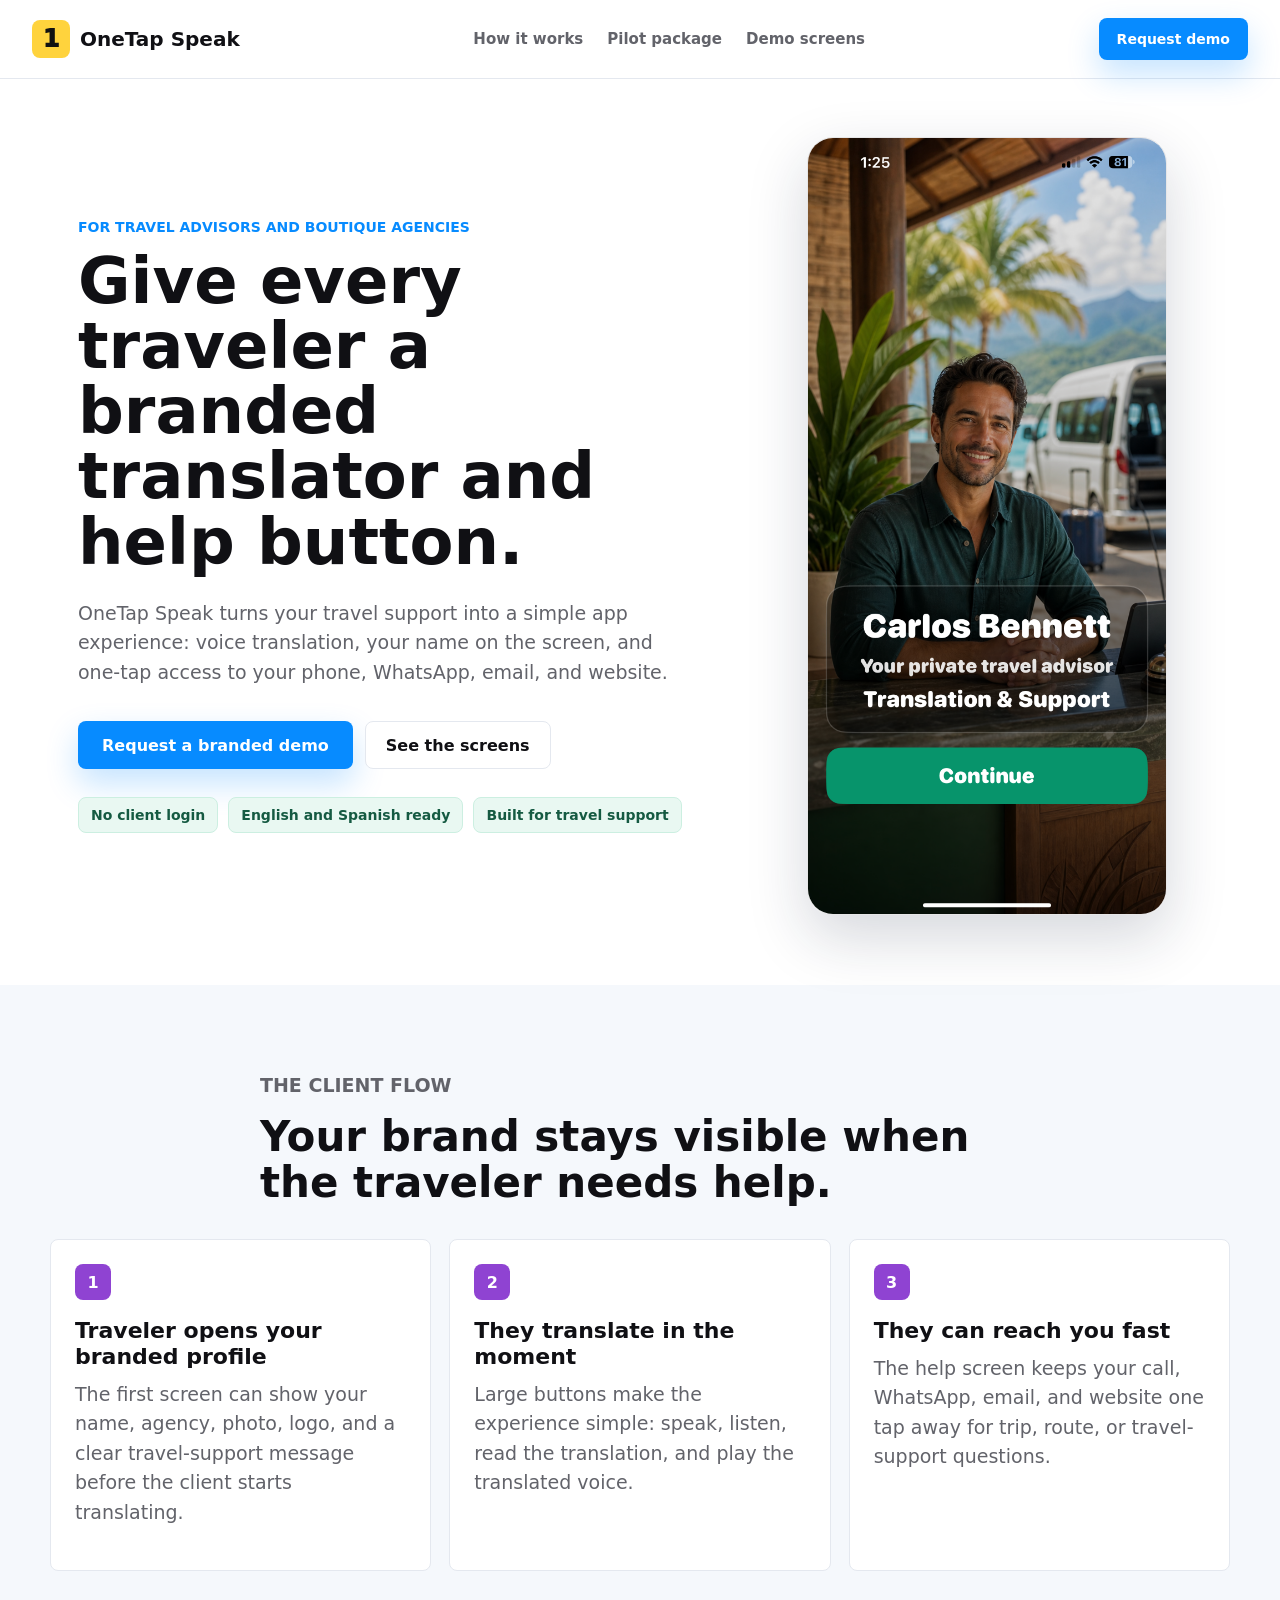
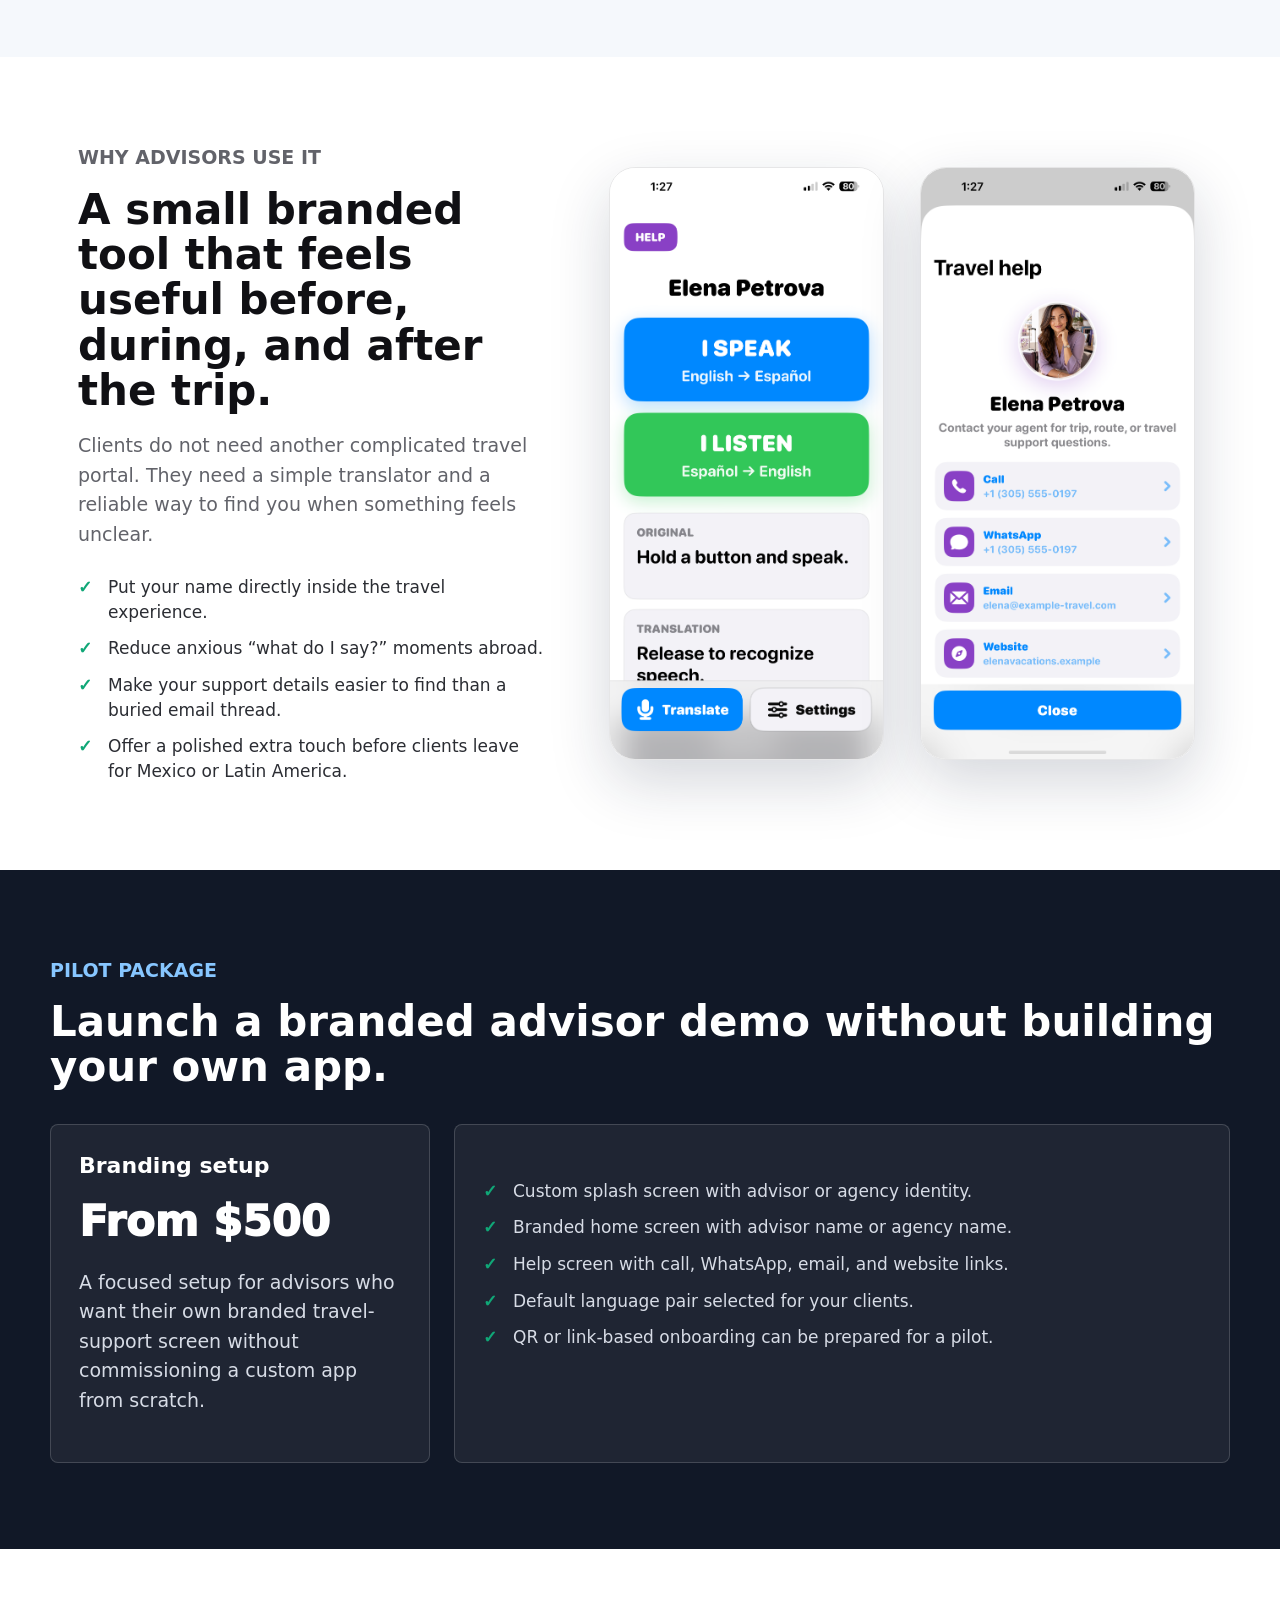
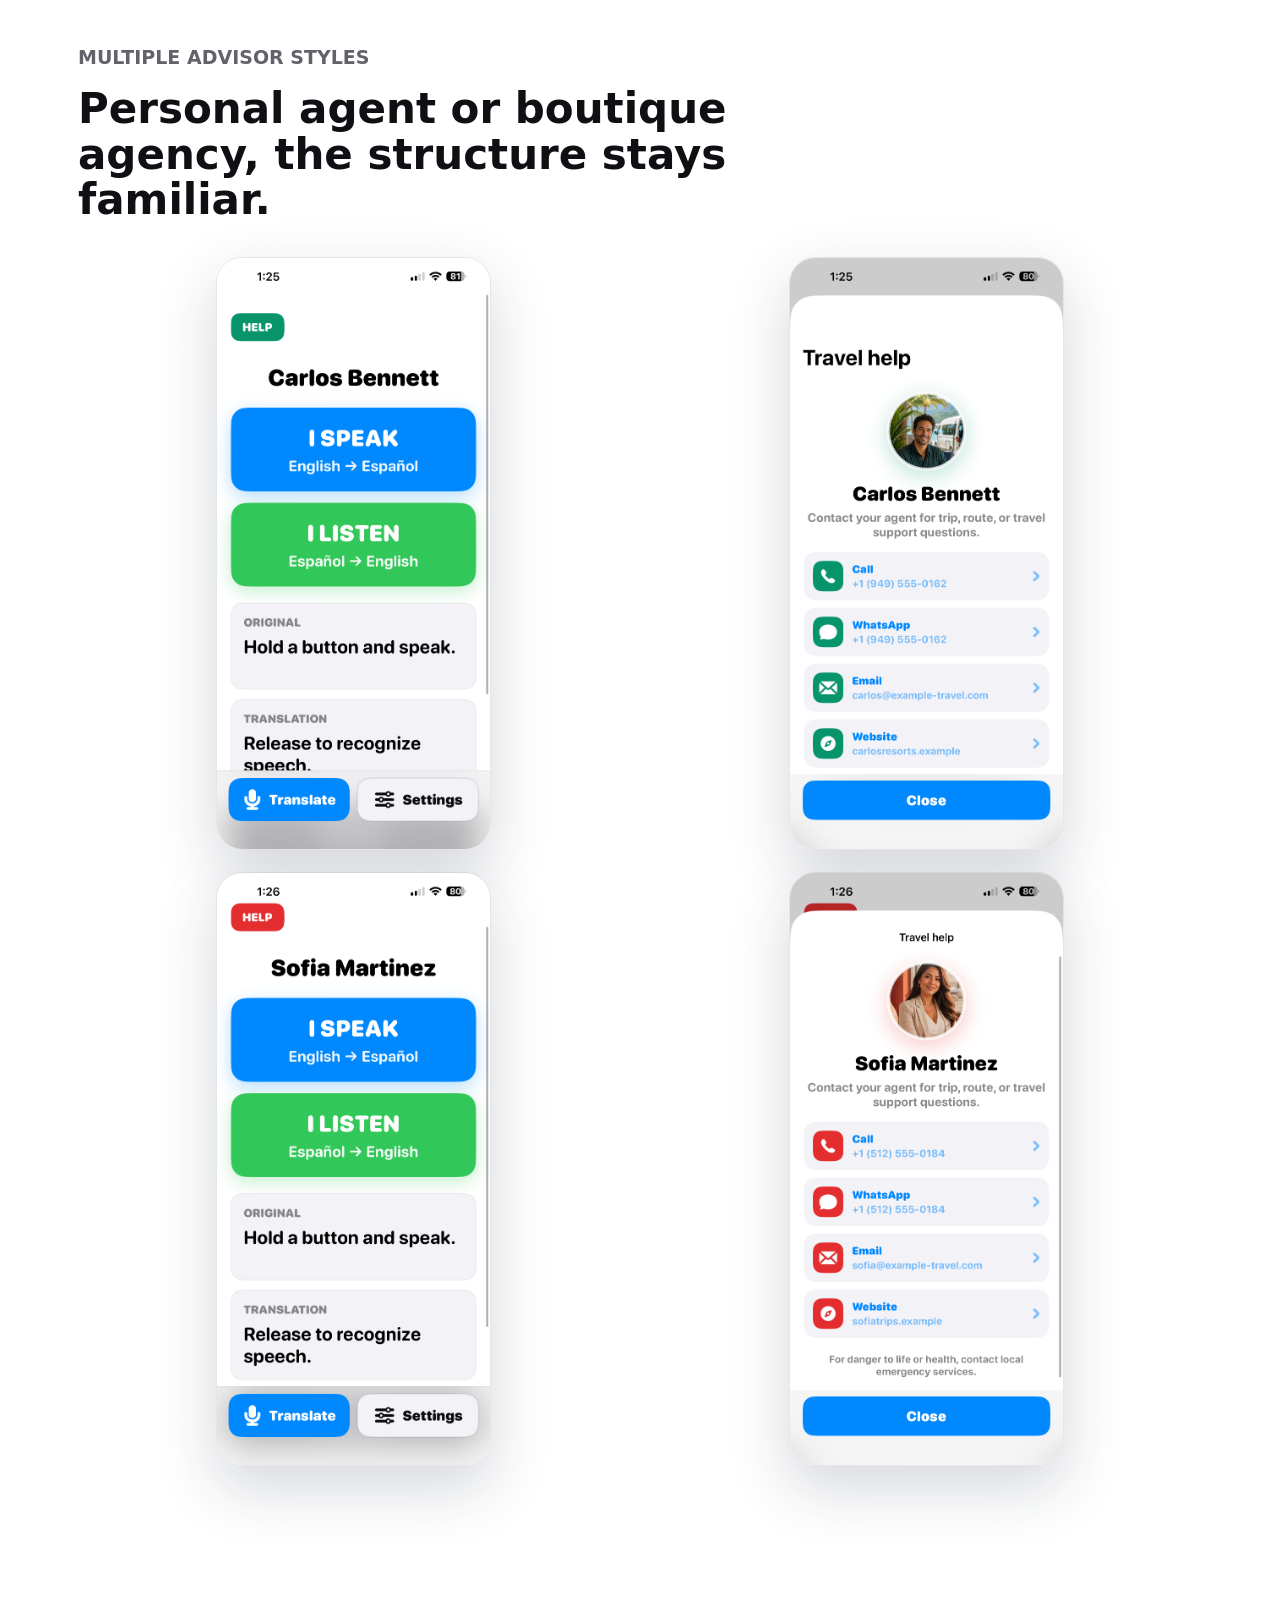
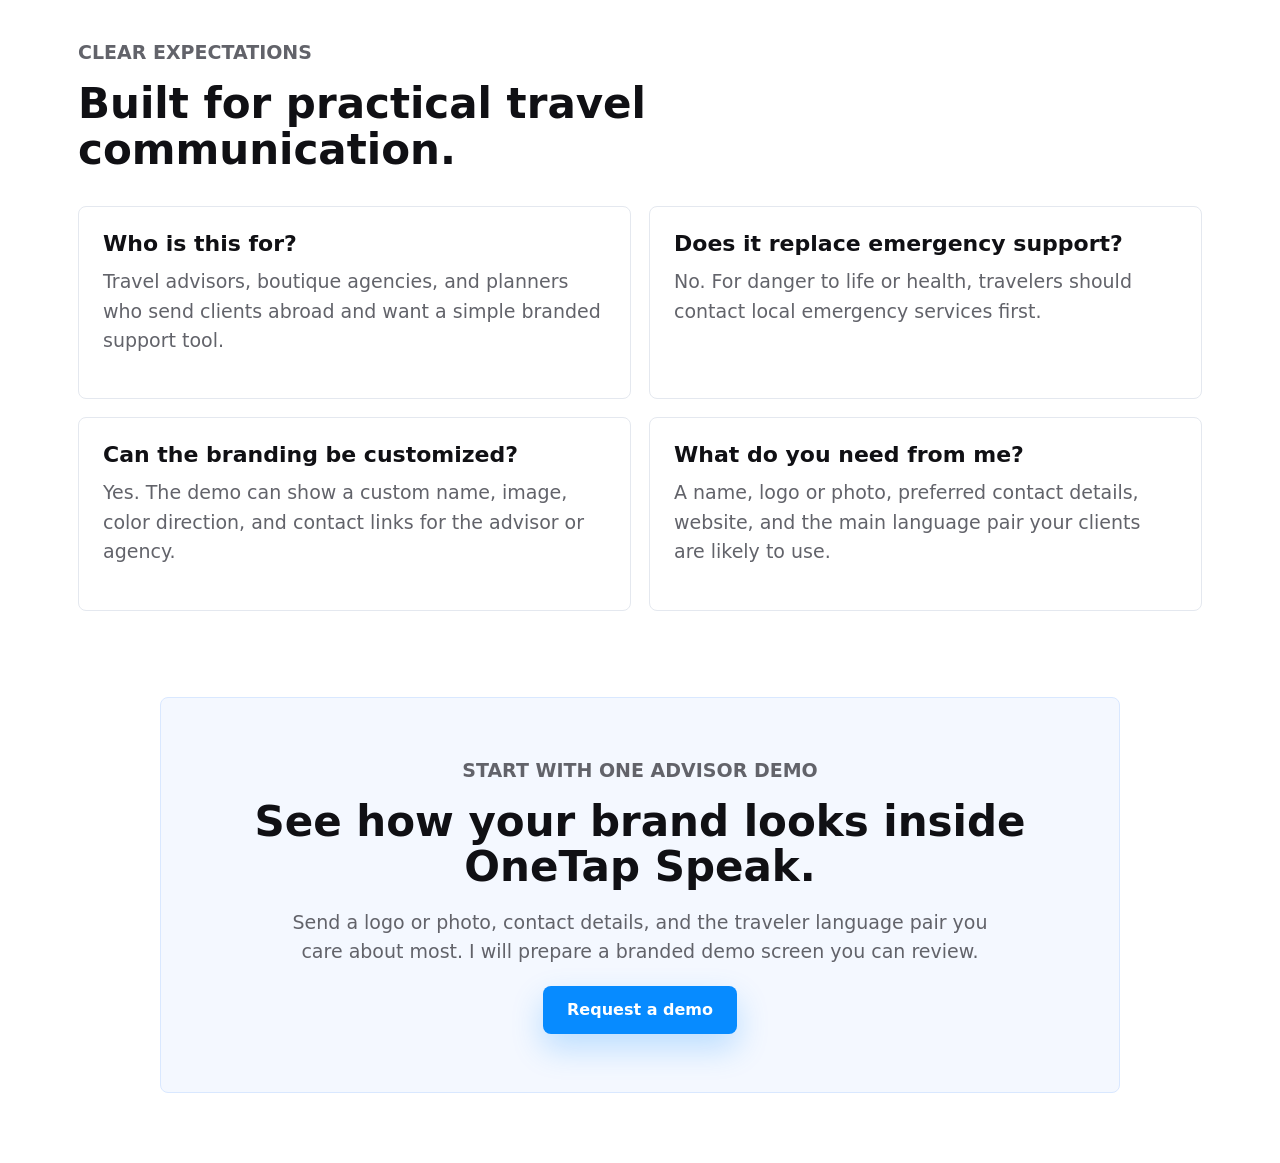
<file: index.html>
<!doctype html>
<html lang="en">
  <head>
    <meta charset="utf-8">
    <meta name="viewport" content="width=device-width, initial-scale=1">
    <title>OneTap Speak for Travel Advisors</title>
    <meta
      name="description"
      content="A branded voice translator and travel help screen for travel advisors, agencies, and their clients."
    >
    <!-- Meta Pixel Code -->
    <script>
      !function(f,b,e,v,n,t,s)
      {if(f.fbq)return;n=f.fbq=function(){n.callMethod?
      n.callMethod.apply(n,arguments):n.queue.push(arguments)};
      if(!f._fbq)f._fbq=n;n.push=n;n.loaded=!0;n.version='2.0';
      n.queue=[];t=b.createElement(e);t.async=!0;
      t.src=v;s=b.getElementsByTagName(e)[0];
      s.parentNode.insertBefore(t,s)}(window, document,'script',
      'https://connect.facebook.net/en_US/fbevents.js');
      fbq('init', '1701607387657536');
      fbq('track', 'PageView');
    </script>
    <noscript><img height="1" width="1" style="display:none"
      src="https://www.facebook.com/tr?id=1701607387657536&ev=PageView&noscript=1"
    ></noscript>
    <!-- End Meta Pixel Code -->
    <!-- Microsoft Clarity Code -->
    <script type="text/javascript">
      (function(c,l,a,r,i,t,y){
        c[a]=c[a]||function(){(c[a].q=c[a].q||[]).push(arguments)};
        t=l.createElement(r);t.async=1;t.src="https://www.clarity.ms/tag/"+i;
        y=l.getElementsByTagName(r)[0];y.parentNode.insertBefore(t,y);
      })(window, document, "clarity", "script", "xdowmjvz7p");
    </script>
    <!-- End Microsoft Clarity Code -->
    <link rel="stylesheet" href="styles.css">
  </head>
  <body>
    <header class="site-header">
      <a class="brand" href="#top" aria-label="OneTap Speak">
        <span class="brand-mark">1</span>
        <span>OneTap Speak</span>
      </a>
      <nav class="nav-links" aria-label="Main navigation">
        <a href="#how">How it works</a>
        <a href="#package">Pilot package</a>
        <a href="#demo">Demo screens</a>
      </nav>
      <a class="small-cta" href="https://tally.so/r/q4pBl8" target="_blank" rel="noopener noreferrer" onclick="fbq('trackCustom', 'RequestDemoClick');">
        Request demo
      </a>
    </header>

    <main id="top">
      <section class="hero">
        <div class="hero-copy">
          <p class="eyebrow">For travel advisors and boutique agencies</p>
          <h1>Give every traveler a branded translator and help button.</h1>
          <p class="hero-text">
            OneTap Speak turns your travel support into a simple app experience:
            voice translation, your name on the screen, and one-tap access to your
            phone, WhatsApp, email, and website.
          </p>
          <div class="hero-actions">
            <a class="primary-button" href="https://tally.so/r/q4pBl8" target="_blank" rel="noopener noreferrer" onclick="fbq('trackCustom', 'RequestDemoClick');">
              Request a branded demo
            </a>
            <a class="secondary-button" href="#demo">See the screens</a>
          </div>
          <div class="proof-strip" aria-label="Key benefits">
            <span>No client login</span>
            <span>English and Spanish ready</span>
            <span>Built for travel support</span>
          </div>
        </div>

        <div class="hero-visual" aria-label="Branded OneTap Speak splash screen preview">
          <img
            src="assets/splash-carlos.png"
            alt="Branded splash screen for Carlos Bennett, a private travel advisor"
            class="phone-image hero-phone"
          >
        </div>
      </section>

      <section class="section section-blue" id="how">
        <div class="section-heading">
          <p class="eyebrow">The client flow</p>
          <h2>Your brand stays visible when the traveler needs help.</h2>
        </div>
        <div class="steps">
          <article>
            <span class="step-number">1</span>
            <h3>Traveler opens your branded profile</h3>
            <p>
              The first screen can show your name, agency, photo, logo, and a clear
              travel-support message before the client starts translating.
            </p>
          </article>
          <article>
            <span class="step-number">2</span>
            <h3>They translate in the moment</h3>
            <p>
              Large buttons make the experience simple: speak, listen, read the
              translation, and play the translated voice.
            </p>
          </article>
          <article>
            <span class="step-number">3</span>
            <h3>They can reach you fast</h3>
            <p>
              The help screen keeps your call, WhatsApp, email, and website one tap
              away for trip, route, or travel-support questions.
            </p>
          </article>
        </div>
      </section>

      <section class="section split-section">
        <div class="split-copy">
          <p class="eyebrow">Why advisors use it</p>
          <h2>A small branded tool that feels useful before, during, and after the trip.</h2>
          <p>
            Clients do not need another complicated travel portal. They need a simple
            translator and a reliable way to find you when something feels unclear.
          </p>
          <ul class="check-list">
            <li>Put your name directly inside the travel experience.</li>
            <li>Reduce anxious “what do I say?” moments abroad.</li>
            <li>Make your support details easier to find than a buried email thread.</li>
            <li>Offer a polished extra touch before clients leave for Mexico or Latin America.</li>
          </ul>
        </div>
        <div class="screen-row" id="demo">
          <img
            src="assets/home-elena.png"
            alt="OneTap Speak home screen with Elena Petrova branding"
            class="phone-image"
            loading="lazy"
          >
          <img
            src="assets/help-elena.png"
            alt="OneTap Speak travel help screen with agent contact options"
            class="phone-image"
            loading="lazy"
          >
        </div>
      </section>

      <section class="section section-dark" id="package">
        <div class="section-heading">
          <p class="eyebrow">Pilot package</p>
          <h2>Launch a branded advisor demo without building your own app.</h2>
        </div>
        <div class="package-grid">
          <div class="package-panel">
            <h3>Branding setup</h3>
            <p class="price">From $500</p>
            <p>
              A focused setup for advisors who want their own branded travel-support
              screen without commissioning a custom app from scratch.
            </p>
          </div>
          <div class="package-details">
            <ul class="check-list light">
              <li>Custom splash screen with advisor or agency identity.</li>
              <li>Branded home screen with advisor name or agency name.</li>
              <li>Help screen with call, WhatsApp, email, and website links.</li>
              <li>Default language pair selected for your clients.</li>
              <li>QR or link-based onboarding can be prepared for a pilot.</li>
            </ul>
          </div>
        </div>
      </section>

      <section class="section gallery-section">
        <div class="section-heading">
          <p class="eyebrow">Multiple advisor styles</p>
          <h2>Personal agent or boutique agency, the structure stays familiar.</h2>
        </div>
        <div class="gallery">
          <img
            src="assets/home-carlos.png"
            alt="Carlos Bennett branded translation screen"
            class="phone-image"
            loading="lazy"
          >
          <img
            src="assets/help-carlos.png"
            alt="Carlos Bennett travel help contact screen"
            class="phone-image"
            loading="lazy"
          >
          <img
            src="assets/home-sofia.png"
            alt="Sofia Martinez branded translation screen"
            class="phone-image"
            loading="lazy"
          >
          <img
            src="assets/help-sofia.png"
            alt="Sofia Martinez travel help contact screen"
            class="phone-image"
            loading="lazy"
          >
        </div>
      </section>

      <section class="section faq-section">
        <div class="section-heading">
          <p class="eyebrow">Clear expectations</p>
          <h2>Built for practical travel communication.</h2>
        </div>
        <div class="faq-grid">
          <article>
            <h3>Who is this for?</h3>
            <p>
              Travel advisors, boutique agencies, and planners who send clients abroad
              and want a simple branded support tool.
            </p>
          </article>
          <article>
            <h3>Does it replace emergency support?</h3>
            <p>
              No. For danger to life or health, travelers should contact local
              emergency services first.
            </p>
          </article>
          <article>
            <h3>Can the branding be customized?</h3>
            <p>
              Yes. The demo can show a custom name, image, color direction, and contact
              links for the advisor or agency.
            </p>
          </article>
          <article>
            <h3>What do you need from me?</h3>
            <p>
              A name, logo or photo, preferred contact details, website, and the main
              language pair your clients are likely to use.
            </p>
          </article>
        </div>
      </section>

      <section class="final-cta">
        <p class="eyebrow">Start with one advisor demo</p>
        <h2>See how your brand looks inside OneTap Speak.</h2>
        <p>
          Send a logo or photo, contact details, and the traveler language pair you care
          about most. I will prepare a branded demo screen you can review.
        </p>
        <a class="primary-button" href="https://tally.so/r/q4pBl8" target="_blank" rel="noopener noreferrer" onclick="fbq('trackCustom', 'RequestDemoClick');">
          Request a demo
        </a>
      </section>
    </main>
  </body>
</html>
</file>
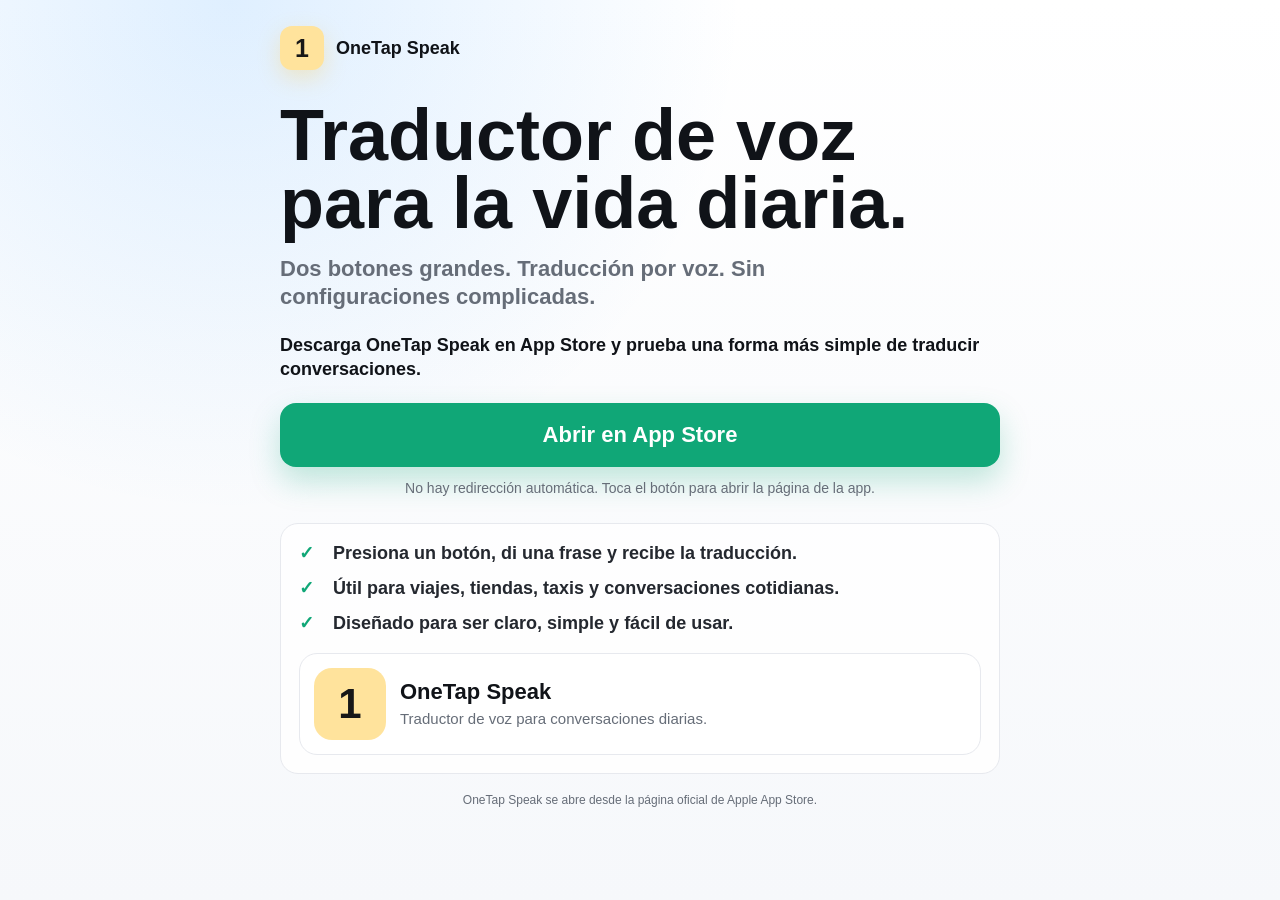
<file: app-es.html>
<!doctype html>
<html lang="es">
  <head>
    <meta charset="utf-8">
    <meta name="viewport" content="width=device-width, initial-scale=1">
    <title>OneTap Speak - descargar en App Store</title>
    <meta
      name="description"
      content="OneTap Speak es un traductor de voz simple para conversaciones diarias."
    >
    <!-- Meta Pixel Code -->
    <script>
      !function(f,b,e,v,n,t,s)
      {if(f.fbq)return;n=f.fbq=function(){n.callMethod?
      n.callMethod.apply(n,arguments):n.queue.push(arguments)};
      if(!f._fbq)f._fbq=n;n.push=n;n.loaded=!0;n.version='2.0';
      n.queue=[];t=b.createElement(e);t.async=!0;
      t.src=v;s=b.getElementsByTagName(e)[0];
      s.parentNode.insertBefore(t,s)}(window, document,'script',
      'https://connect.facebook.net/en_US/fbevents.js');
      fbq('init', '1701607387657536');
      fbq('track', 'PageView');
    </script>
    <noscript><img height="1" width="1" style="display:none"
      src="https://www.facebook.com/tr?id=1701607387657536&ev=PageView&noscript=1"
    ></noscript>
    <!-- End Meta Pixel Code -->
    <!-- Microsoft Clarity Code -->
    <script type="text/javascript">
      (function(c,l,a,r,i,t,y){
        c[a]=c[a]||function(){(c[a].q=c[a].q||[]).push(arguments)};
        t=l.createElement(r);t.async=1;t.src="https://www.clarity.ms/tag/"+i;
        y=l.getElementsByTagName(r)[0];y.parentNode.insertBefore(t,y);
      })(window, document, "clarity", "script", "xdowmjvz7p");
    </script>
    <!-- End Microsoft Clarity Code -->
    <style>
      :root {
        color-scheme: light;
        --green: #10a777;
        --yellow: #ffe39c;
        --text: #101318;
        --muted: #666d78;
        --line: #e7e9ee;
        --soft: #f6f8fb;
      }

      * {
        box-sizing: border-box;
      }

      body {
        margin: 0;
        min-height: 100vh;
        background:
          radial-gradient(circle at 18% 0%, rgba(29, 143, 255, 0.14), transparent 32rem),
          linear-gradient(180deg, #ffffff 0%, var(--soft) 100%);
        color: var(--text);
        font-family: -apple-system, BlinkMacSystemFont, "Segoe UI", sans-serif;
      }

      .page {
        width: min(100%, 760px);
        margin: 0 auto;
        padding: 18px 20px 30px;
      }

      header {
        padding: 8px 0 26px;
      }

      .brand-link {
        display: flex;
        align-items: center;
        gap: 12px;
        width: fit-content;
        color: inherit;
        text-decoration: none;
        cursor: pointer;
        -webkit-tap-highlight-color: rgba(16, 167, 119, 0.18);
      }

      .mark {
        width: 44px;
        height: 44px;
        display: grid;
        place-items: center;
        flex: 0 0 auto;
        border-radius: 12px;
        background: var(--yellow);
        color: #171717;
        font-size: 25px;
        font-weight: 900;
        letter-spacing: 0;
        box-shadow: 0 8px 22px rgba(255, 197, 61, 0.28);
      }

      .brand {
        font-size: 18px;
        font-weight: 800;
        letter-spacing: 0;
      }

      main {
        display: grid;
        gap: 22px;
      }

      .hero {
        padding-top: 6px;
      }

      h1 {
        margin: 0;
        max-width: 680px;
        font-size: clamp(42px, 10vw, 72px);
        line-height: 0.94;
        letter-spacing: 0;
        font-weight: 900;
      }

      .lead {
        max-width: 600px;
        margin: 18px 0 0;
        color: var(--muted);
        font-size: 22px;
        line-height: 1.26;
        font-weight: 600;
      }

      .offer {
        margin: 22px 0 0;
        font-size: 18px;
        line-height: 1.35;
        font-weight: 800;
      }

      .cta {
        display: inline-flex;
        align-items: center;
        justify-content: center;
        width: 100%;
        min-height: 64px;
        margin-top: 22px;
        padding: 16px 20px;
        border-radius: 16px;
        background: var(--green);
        color: #ffffff;
        font-size: 22px;
        font-weight: 900;
        letter-spacing: 0;
        text-decoration: none;
        cursor: pointer;
        box-shadow: 0 14px 30px rgba(16, 167, 119, 0.25);
      }

      .cta:active {
        transform: translateY(1px);
      }

      .note {
        margin: 12px 0 0;
        color: var(--muted);
        font-size: 14px;
        line-height: 1.4;
        text-align: center;
      }

      .panel {
        margin-top: 2px;
        padding: 18px;
        border: 1px solid var(--line);
        border-radius: 18px;
        background: rgba(255, 255, 255, 0.86);
      }

      .checks {
        display: grid;
        gap: 12px;
        margin: 0;
        padding: 0;
        list-style: none;
      }

      .checks li {
        display: grid;
        grid-template-columns: 24px 1fr;
        gap: 10px;
        align-items: start;
        color: #24282f;
        font-size: 18px;
        line-height: 1.28;
        font-weight: 750;
      }

      .checks span {
        color: var(--green);
        font-weight: 900;
      }

      .app-card {
        display: grid;
        grid-template-columns: 72px 1fr;
        gap: 14px;
        align-items: center;
        margin-top: 18px;
        padding: 14px;
        border: 1px solid var(--line);
        border-radius: 18px;
        background: #ffffff;
        color: inherit;
        text-decoration: none;
        cursor: pointer;
        -webkit-tap-highlight-color: rgba(16, 167, 119, 0.18);
      }

      .app-card:active {
        transform: translateY(1px);
      }

      .icon {
        width: 72px;
        height: 72px;
        display: grid;
        place-items: center;
        border-radius: 18px;
        background: var(--yellow);
        color: #171717;
        font-size: 42px;
        font-weight: 900;
      }

      .app-title {
        margin: 0 0 4px;
        font-size: 22px;
        font-weight: 900;
      }

      .app-copy {
        margin: 0;
        color: var(--muted);
        font-size: 15px;
        line-height: 1.35;
      }

      footer {
        padding: 18px 0 0;
        color: var(--muted);
        font-size: 12px;
        line-height: 1.4;
        text-align: center;
      }

      @media (max-width: 420px) {
        .page {
          padding: 14px 18px 24px;
        }

        header {
          padding-bottom: 20px;
        }

        .lead {
          font-size: 20px;
        }

        .cta {
          min-height: 62px;
          font-size: 20px;
        }
      }
    </style>
  </head>
  <body>
    <div class="page">
      <header aria-label="OneTap Speak">
        <a
          class="brand-link"
          href="https://apps.apple.com/us/app/onetap-speak/id6781407518?l=es"
          onclick="if (window.fbq) fbq('trackCustom', 'AppStoreClick');"
          aria-label="Abrir OneTap Speak en App Store"
        >
          <div class="mark">1</div>
          <div class="brand">OneTap Speak</div>
        </a>
      </header>

      <main>
        <section class="hero" aria-labelledby="download-title">
          <h1 id="download-title">Traductor de voz para la vida diaria.</h1>
          <p class="lead">
            Dos botones grandes. Traducción por voz. Sin configuraciones complicadas.
          </p>
          <p class="offer">
            Descarga OneTap Speak en App Store y prueba una forma más simple de traducir conversaciones.
          </p>
          <a
            class="cta"
            href="https://apps.apple.com/us/app/onetap-speak/id6781407518?l=es"
            onclick="if (window.fbq) fbq('trackCustom', 'AppStoreClick');"
          >
            Abrir en App Store
          </a>
          <p class="note">
            No hay redirección automática. Toca el botón para abrir la página de la app.
          </p>
        </section>

        <section class="panel" aria-label="Qué hace OneTap Speak">
          <ul class="checks">
            <li><span>✓</span><strong>Presiona un botón, di una frase y recibe la traducción.</strong></li>
            <li><span>✓</span><strong>Útil para viajes, tiendas, taxis y conversaciones cotidianas.</strong></li>
            <li><span>✓</span><strong>Diseñado para ser claro, simple y fácil de usar.</strong></li>
          </ul>

          <a
            class="app-card"
            href="https://apps.apple.com/us/app/onetap-speak/id6781407518?l=es"
            onclick="if (window.fbq) fbq('trackCustom', 'AppStoreClick');"
            aria-label="Abrir OneTap Speak en App Store"
          >
            <div class="icon">1</div>
            <div>
              <p class="app-title">OneTap Speak</p>
              <p class="app-copy">Traductor de voz para conversaciones diarias.</p>
            </div>
          </a>
        </section>
      </main>

      <footer>
        OneTap Speak se abre desde la página oficial de Apple App Store.
      </footer>
    </div>
  </body>
</html>
</file>
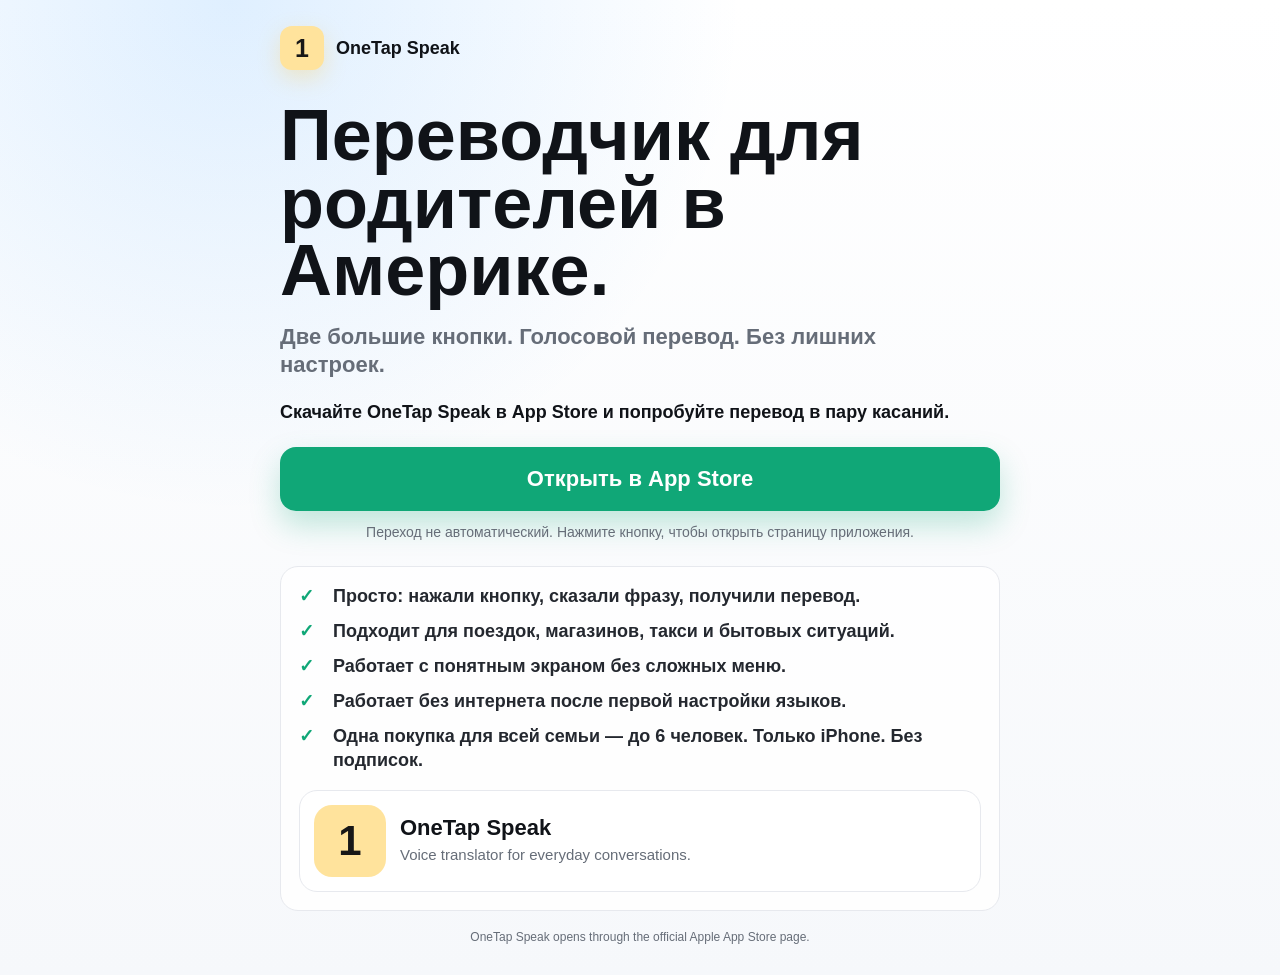
<file: app.html>
<!doctype html>
<html lang="ru">
  <head>
    <meta charset="utf-8">
    <meta name="viewport" content="width=device-width, initial-scale=1">
    <title>OneTap Speak - скачать в App Store</title>
    <meta
      name="description"
      content="OneTap Speak is a simple voice translator for Russian-speaking families in the United States."
    >
    <!-- Meta Pixel Code -->
    <script>
      !function(f,b,e,v,n,t,s)
      {if(f.fbq)return;n=f.fbq=function(){n.callMethod?
      n.callMethod.apply(n,arguments):n.queue.push(arguments)};
      if(!f._fbq)f._fbq=n;n.push=n;n.loaded=!0;n.version='2.0';
      n.queue=[];t=b.createElement(e);t.async=!0;
      t.src=v;s=b.getElementsByTagName(e)[0];
      s.parentNode.insertBefore(t,s)}(window, document,'script',
      'https://connect.facebook.net/en_US/fbevents.js');
      fbq('init', '1701607387657536');
      fbq('track', 'PageView');
    </script>
    <noscript><img height="1" width="1" style="display:none"
      src="https://www.facebook.com/tr?id=1701607387657536&ev=PageView&noscript=1"
    ></noscript>
    <!-- End Meta Pixel Code -->
    <!-- Microsoft Clarity Code -->
    <script type="text/javascript">
      (function(c,l,a,r,i,t,y){
        c[a]=c[a]||function(){(c[a].q=c[a].q||[]).push(arguments)};
        t=l.createElement(r);t.async=1;t.src="https://www.clarity.ms/tag/"+i;
        y=l.getElementsByTagName(r)[0];y.parentNode.insertBefore(t,y);
      })(window, document, "clarity", "script", "xdowmjvz7p");
    </script>
    <!-- End Microsoft Clarity Code -->
    <style>
      :root {
        color-scheme: light;
        --green: #10a777;
        --yellow: #ffe39c;
        --text: #101318;
        --muted: #666d78;
        --line: #e7e9ee;
        --soft: #f6f8fb;
      }

      * {
        box-sizing: border-box;
      }

      body {
        margin: 0;
        min-height: 100vh;
        background:
          radial-gradient(circle at 18% 0%, rgba(29, 143, 255, 0.14), transparent 32rem),
          linear-gradient(180deg, #ffffff 0%, var(--soft) 100%);
        color: var(--text);
        font-family: -apple-system, BlinkMacSystemFont, "Segoe UI", sans-serif;
      }

      .page {
        width: min(100%, 760px);
        margin: 0 auto;
        padding: 18px 20px 30px;
      }

      header {
        padding: 8px 0 26px;
      }

      .brand-link {
        display: flex;
        align-items: center;
        gap: 12px;
        width: fit-content;
        color: inherit;
        text-decoration: none;
        cursor: pointer;
        -webkit-tap-highlight-color: rgba(16, 167, 119, 0.18);
      }

      .mark {
        width: 44px;
        height: 44px;
        display: grid;
        place-items: center;
        flex: 0 0 auto;
        border-radius: 12px;
        background: var(--yellow);
        color: #171717;
        font-size: 25px;
        font-weight: 900;
        letter-spacing: 0;
        box-shadow: 0 8px 22px rgba(255, 197, 61, 0.28);
      }

      .brand {
        font-size: 18px;
        font-weight: 800;
        letter-spacing: 0;
      }

      main {
        display: grid;
        gap: 22px;
      }

      .hero {
        padding-top: 6px;
      }

      h1 {
        margin: 0;
        max-width: 680px;
        font-size: clamp(42px, 10vw, 72px);
        line-height: 0.94;
        letter-spacing: 0;
        font-weight: 900;
      }

      .lead {
        max-width: 600px;
        margin: 18px 0 0;
        color: var(--muted);
        font-size: 22px;
        line-height: 1.26;
        font-weight: 600;
      }

      .offer {
        margin: 22px 0 0;
        font-size: 18px;
        line-height: 1.35;
        font-weight: 800;
      }

      .cta {
        display: inline-flex;
        align-items: center;
        justify-content: center;
        width: 100%;
        min-height: 64px;
        margin-top: 22px;
        padding: 16px 20px;
        border-radius: 16px;
        background: var(--green);
        color: #ffffff;
        font-size: 22px;
        font-weight: 900;
        letter-spacing: 0;
        text-decoration: none;
        cursor: pointer;
        box-shadow: 0 14px 30px rgba(16, 167, 119, 0.25);
      }

      .cta:active {
        transform: translateY(1px);
      }

      .note {
        margin: 12px 0 0;
        color: var(--muted);
        font-size: 14px;
        line-height: 1.4;
        text-align: center;
      }

      .panel {
        margin-top: 2px;
        padding: 18px;
        border: 1px solid var(--line);
        border-radius: 18px;
        background: rgba(255, 255, 255, 0.86);
      }

      .checks {
        display: grid;
        gap: 12px;
        margin: 0;
        padding: 0;
        list-style: none;
      }

      .checks li {
        display: grid;
        grid-template-columns: 24px 1fr;
        gap: 10px;
        align-items: start;
        color: #24282f;
        font-size: 18px;
        line-height: 1.28;
        font-weight: 750;
      }

      .checks span {
        color: var(--green);
        font-weight: 900;
      }

      .app-card {
        display: grid;
        grid-template-columns: 72px 1fr;
        gap: 14px;
        align-items: center;
        margin-top: 18px;
        padding: 14px;
        border: 1px solid var(--line);
        border-radius: 18px;
        background: #ffffff;
        color: inherit;
        text-decoration: none;
        cursor: pointer;
        -webkit-tap-highlight-color: rgba(16, 167, 119, 0.18);
      }

      .app-card:active {
        transform: translateY(1px);
      }

      .icon {
        width: 72px;
        height: 72px;
        display: grid;
        place-items: center;
        border-radius: 18px;
        background: var(--yellow);
        color: #171717;
        font-size: 42px;
        font-weight: 900;
      }

      .app-title {
        margin: 0 0 4px;
        font-size: 22px;
        font-weight: 900;
      }

      .app-copy {
        margin: 0;
        color: var(--muted);
        font-size: 15px;
        line-height: 1.35;
      }

      footer {
        padding: 18px 0 0;
        color: var(--muted);
        font-size: 12px;
        line-height: 1.4;
        text-align: center;
      }

      @media (max-width: 420px) {
        .page {
          padding: 14px 18px 24px;
        }

        header {
          padding-bottom: 20px;
        }

        .lead {
          font-size: 20px;
        }

        .cta {
          min-height: 62px;
          font-size: 20px;
        }
      }
    </style>
  </head>
  <body>
    <div class="page">
      <header aria-label="OneTap Speak">
        <a
          class="brand-link"
          href="https://apps.apple.com/us/app/onetap-speak/id6781407518?l=ru"
          onclick="if (window.fbq) fbq('trackCustom', 'AppStoreClick');"
          aria-label="Открыть OneTap Speak в App Store"
        >
          <div class="mark">1</div>
          <div class="brand">OneTap Speak</div>
        </a>
      </header>

      <main>
        <section class="hero" aria-labelledby="download-title">
          <h1 id="download-title">Переводчик для родителей в Америке.</h1>
          <p class="lead">
            Две большие кнопки. Голосовой перевод. Без лишних настроек.
          </p>
          <p class="offer">
            Скачайте OneTap Speak в App Store и попробуйте перевод в пару касаний.
          </p>
          <a
            class="cta"
            href="https://apps.apple.com/us/app/onetap-speak/id6781407518?l=ru"
            onclick="if (window.fbq) fbq('trackCustom', 'AppStoreClick');"
          >
            Открыть в App Store
          </a>
          <p class="note">
            Переход не автоматический. Нажмите кнопку, чтобы открыть страницу приложения.
          </p>
        </section>

        <section class="panel" aria-label="Что умеет OneTap Speak">
          <ul class="checks">
            <li><span>✓</span><strong>Просто: нажали кнопку, сказали фразу, получили перевод.</strong></li>
            <li><span>✓</span><strong>Подходит для поездок, магазинов, такси и бытовых ситуаций.</strong></li>
            <li><span>✓</span><strong>Работает с понятным экраном без сложных меню.</strong></li>
            <li><span>✓</span><strong>Работает без интернета после первой настройки языков.</strong></li>
            <li><span>✓</span><strong>Одна покупка для всей семьи — до 6 человек. Только iPhone. Без подписок.</strong></li>
          </ul>

          <a
            class="app-card"
            href="https://apps.apple.com/us/app/onetap-speak/id6781407518?l=ru"
            onclick="if (window.fbq) fbq('trackCustom', 'AppStoreClick');"
            aria-label="Открыть OneTap Speak в App Store"
          >
            <div class="icon">1</div>
            <div>
              <p class="app-title">OneTap Speak</p>
              <p class="app-copy">Voice translator for everyday conversations.</p>
            </div>
          </a>
        </section>
      </main>

      <footer>
        OneTap Speak opens through the official Apple App Store page.
      </footer>
    </div>
  </body>
</html>
</file>
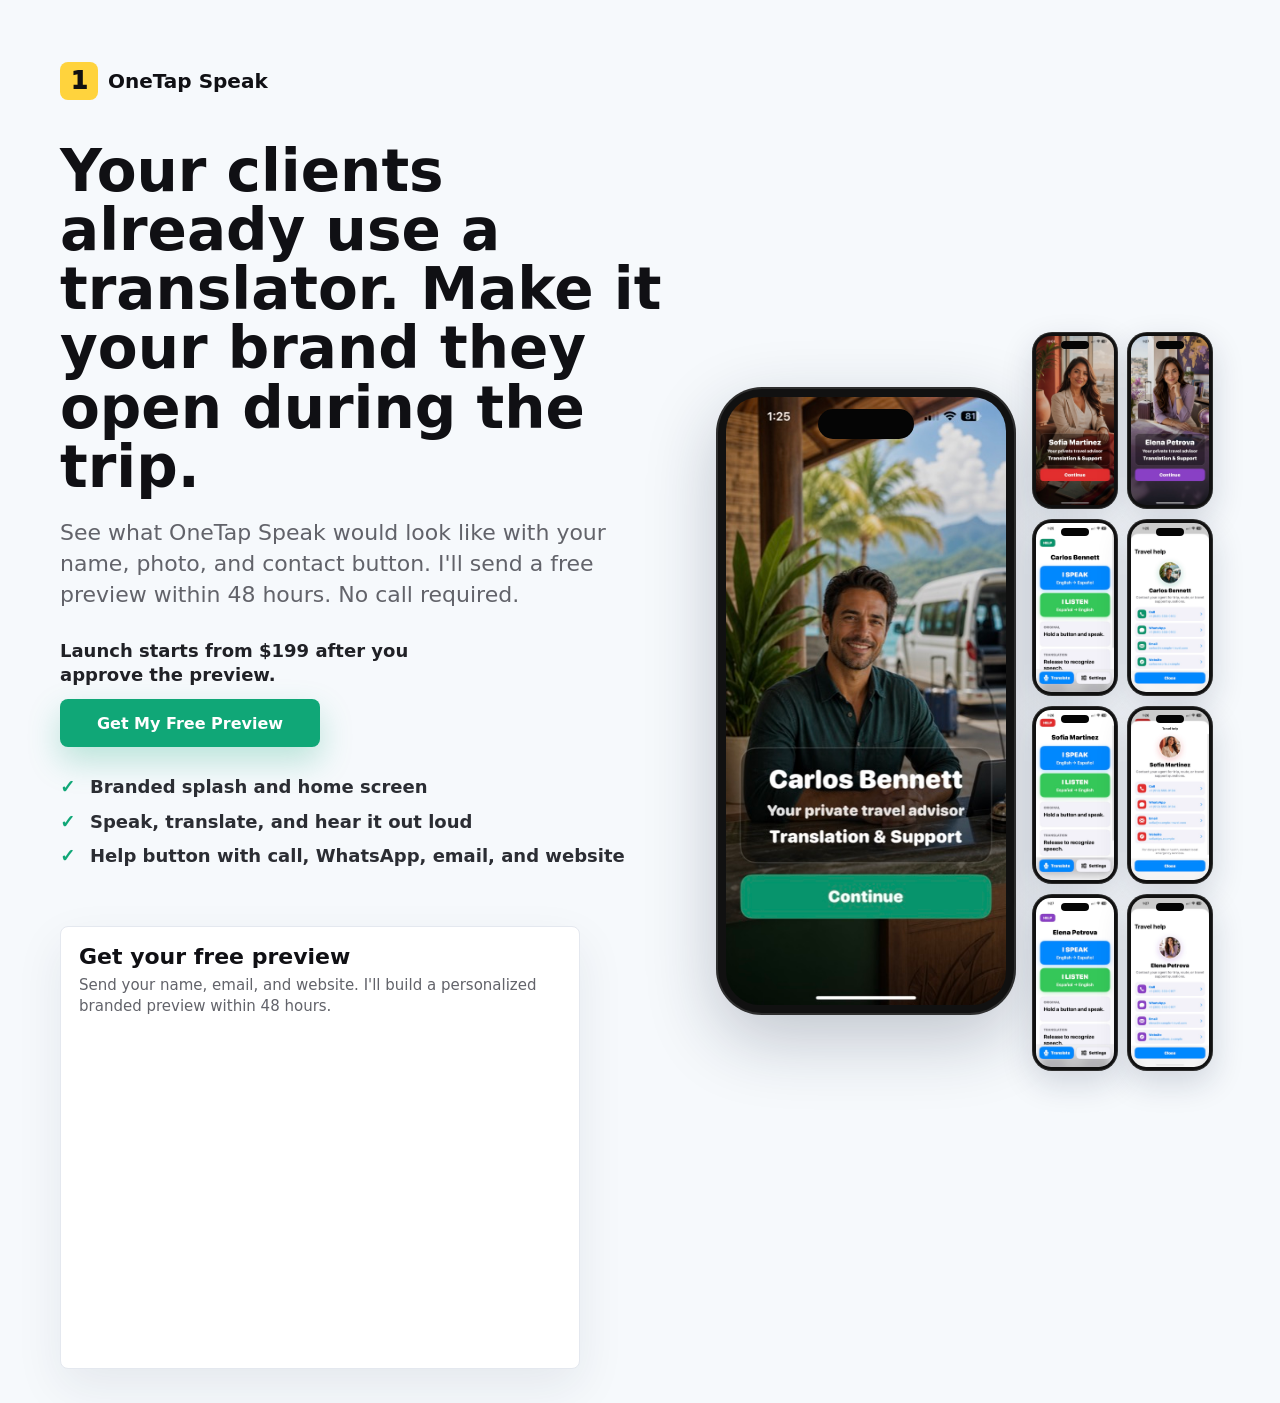
<file: demo.html>
<!doctype html>
<html lang="en">
  <head>
    <meta charset="utf-8">
    <meta name="viewport" content="width=device-width, initial-scale=1">
    <title>Branded Translator Demo | OneTap Speak</title>
    <meta
      name="description"
      content="Request a branded voice translator demo for your travel clients."
    >
    <!-- Meta Pixel Code -->
    <script>
      !function(f,b,e,v,n,t,s)
      {if(f.fbq)return;n=f.fbq=function(){n.callMethod?
      n.callMethod.apply(n,arguments):n.queue.push(arguments)};
      if(!f._fbq)f._fbq=n;n.push=n;n.loaded=!0;n.version='2.0';
      n.queue=[];t=b.createElement(e);t.async=!0;
      t.src=v;s=b.getElementsByTagName(e)[0];
      s.parentNode.insertBefore(t,s)}(window, document,'script',
      'https://connect.facebook.net/en_US/fbevents.js');
      fbq('init', '1701607387657536');
      fbq('track', 'PageView');
    </script>
    <noscript><img height="1" width="1" style="display:none"
      src="https://www.facebook.com/tr?id=1701607387657536&ev=PageView&noscript=1"
    ></noscript>
    <!-- End Meta Pixel Code -->
    <!-- Microsoft Clarity Code -->
    <script type="text/javascript">
      (function(c,l,a,r,i,t,y){
        c[a]=c[a]||function(){(c[a].q=c[a].q||[]).push(arguments)};
        t=l.createElement(r);t.async=1;t.src="https://www.clarity.ms/tag/"+i;
        y=l.getElementsByTagName(r)[0];y.parentNode.insertBefore(t,y);
      })(window, document, "clarity", "script", "xdowmjvz7p");
    </script>
    <!-- End Microsoft Clarity Code -->
    <link rel="preload" as="image" href="assets/demo-splash-carlos.jpg">
    <link rel="stylesheet" href="styles.css">
  </head>
  <body class="lead-page">
    <main class="lead-shell">
      <section class="lead-copy" aria-labelledby="lead-title">
        <div class="lead-brand" aria-label="OneTap Speak">
          <span class="brand-mark">1</span>
          <span>OneTap Speak</span>
        </div>

        <h1 id="lead-title">Your clients already use a translator. Make it your brand they open during the trip.</h1>
        <p class="lead-text">
          See what OneTap Speak would look like with your name, photo, and contact button.
          I'll send a free preview within 48 hours. No call required.
        </p>

        <p class="lead-cta-note">
          Launch starts from $199 after you approve the preview.
        </p>

        <a
          class="primary-button lead-button"
          href="#demo-form"
          onclick="if (window.fbq) fbq('trackCustom', 'RequestDemoClick');"
        >
          Get My Free Preview
        </a>

        <ul class="lead-points" aria-label="Demo includes">
          <li>Branded splash and home screen</li>
          <li>Speak, translate, and hear it out loud</li>
          <li>Help button with call, WhatsApp, email, and website</li>
        </ul>

      </section>

      <section class="lead-visual" aria-label="OneTap Speak demo screens">
        <button
          class="lead-image-button lead-phone-frame-button"
          type="button"
          data-gallery-index="0"
          aria-label="Open branded splash screen preview"
        >
          <span class="lead-device-frame" aria-hidden="true">
            <img
              src="assets/demo-splash-carlos.jpg"
              alt=""
              class="lead-phone lead-phone-large"
              width="350"
              height="760"
              decoding="async"
              fetchpriority="high"
            >
          </span>
          <span class="sr-only">Open branded OneTap Speak iPhone preview</span>
        </button>
        <div class="lead-thumbs">
          <button
            class="lead-image-button"
            type="button"
            data-gallery-index="1"
            aria-label="Open Sofia branded splash screen preview"
          >
            <span class="lead-mini-device-frame"><img src="assets/demo-splash-sofia.jpg" alt="Sofia branded splash screen" loading="lazy" decoding="async" width="350" height="760"></span>
          </button>
          <button
            class="lead-image-button"
            type="button"
            data-gallery-index="2"
            aria-label="Open Elena branded splash screen preview"
          >
            <span class="lead-mini-device-frame"><img src="assets/demo-splash-elena.jpg" alt="Elena branded splash screen" loading="lazy" decoding="async" width="350" height="760"></span>
          </button>
          <button
            class="lead-image-button"
            type="button"
            data-gallery-index="3"
            aria-label="Open Carlos branded translator home screen preview"
          >
            <span class="lead-mini-device-frame"><img src="assets/demo-home-carlos.jpg" alt="Carlos branded translator home screen" loading="lazy" decoding="async" width="350" height="760"></span>
          </button>
          <button
            class="lead-image-button"
            type="button"
            data-gallery-index="4"
            aria-label="Open Carlos help and contact screen preview"
          >
            <span class="lead-mini-device-frame"><img src="assets/demo-help-carlos.jpg" alt="Carlos help and contact screen" loading="lazy" decoding="async" width="350" height="760"></span>
          </button>
          <button
            class="lead-image-button"
            type="button"
            data-gallery-index="5"
            aria-label="Open Sofia branded translator home screen preview"
          >
            <span class="lead-mini-device-frame"><img src="assets/demo-home-sofia.jpg" alt="Alternative branded translator screen" loading="lazy" decoding="async" width="350" height="760"></span>
          </button>
          <button
            class="lead-image-button"
            type="button"
            data-gallery-index="6"
            aria-label="Open Sofia help and contact screen preview"
          >
            <span class="lead-mini-device-frame"><img src="assets/demo-help-sofia.jpg" alt="Sofia help and contact screen" loading="lazy" decoding="async" width="350" height="760"></span>
          </button>
          <button
            class="lead-image-button"
            type="button"
            data-gallery-index="7"
            aria-label="Open Elena branded translator home screen preview"
          >
            <span class="lead-mini-device-frame"><img src="assets/demo-home-elena.jpg" alt="Elena branded translator home screen" loading="lazy" decoding="async" width="350" height="760"></span>
          </button>
          <button
            class="lead-image-button"
            type="button"
            data-gallery-index="8"
            aria-label="Open Elena help and contact screen preview"
          >
            <span class="lead-mini-device-frame"><img src="assets/demo-help-elena.jpg" alt="Elena help and contact screen" loading="lazy" decoding="async" width="350" height="760"></span>
          </button>
        </div>
      </section>

      <section class="lead-form" id="demo-form" aria-labelledby="form-title">
        <h2 id="form-title">Get your free preview</h2>
        <p>Send your name, email, and website. I'll build a personalized branded preview within 48 hours.</p>
        <iframe
          data-tally-src="https://tally.so/embed/q4pBl8?alignLeft=1&hideTitle=1&transparentBackground=1&dynamicHeight=1"
          loading="lazy"
          width="100%"
          height="320"
          frameborder="0"
          marginheight="0"
          marginwidth="0"
          title="OneTap Speak demo request form"
        ></iframe>
      </section>

      <div class="lightbox" id="screen-lightbox" aria-hidden="true">
        <button class="lightbox-backdrop" type="button" aria-label="Close screen preview"></button>
        <div class="lightbox-panel" role="dialog" aria-modal="true" aria-label="OneTap Speak screen preview">
          <button class="lightbox-close" type="button" aria-label="Close screen preview">×</button>
          <button class="lightbox-nav lightbox-prev" type="button" aria-label="Previous screen">‹</button>
          <span class="lightbox-device-frame">
            <img class="lightbox-image" src="assets/demo-splash-carlos.jpg" alt="Branded OneTap Speak splash screen">
          </span>
          <button class="lightbox-nav lightbox-next" type="button" aria-label="Next screen">›</button>
        </div>
      </div>
    </main>
    <script>
      var d = document;
      var w = "https://tally.so/widgets/embed.js";
      var v = function() {
        if (typeof Tally !== "undefined") {
          Tally.loadEmbeds();
        } else {
          d.querySelectorAll("iframe[data-tally-src]:not([src])").forEach(function(e) {
            e.src = e.dataset.tallySrc;
          });
        }
      };
      if (typeof Tally !== "undefined") {
        v();
      } else if (d.querySelector('script[src="' + w + '"]') == null) {
        var s = d.createElement("script");
        s.src = w;
        s.onload = v;
        s.onerror = v;
        d.body.appendChild(s);
      }
    </script>
    <script>
      const galleryScreens = [
        {
          src: "assets/demo-splash-carlos.jpg",
          alt: "Branded OneTap Speak splash screen"
        },
        {
          src: "assets/demo-splash-sofia.jpg",
          alt: "Sofia branded splash screen"
        },
        {
          src: "assets/demo-splash-elena.jpg",
          alt: "Elena branded splash screen"
        },
        {
          src: "assets/demo-home-carlos.jpg",
          alt: "Carlos branded translator home screen"
        },
        {
          src: "assets/demo-help-carlos.jpg",
          alt: "Carlos help and contact screen"
        },
        {
          src: "assets/demo-home-sofia.jpg",
          alt: "Alternative branded translator screen"
        },
        {
          src: "assets/demo-help-sofia.jpg",
          alt: "Sofia help and contact screen"
        },
        {
          src: "assets/demo-home-elena.jpg",
          alt: "Elena branded translator home screen"
        },
        {
          src: "assets/demo-help-elena.jpg",
          alt: "Elena help and contact screen"
        }
      ];

      const lightbox = document.getElementById("screen-lightbox");
      const lightboxImage = lightbox.querySelector(".lightbox-image");
      const closeButtons = lightbox.querySelectorAll(".lightbox-close, .lightbox-backdrop");
      const previousButton = lightbox.querySelector(".lightbox-prev");
      const nextButton = lightbox.querySelector(".lightbox-next");
      let currentGalleryIndex = 0;
      let touchStartX = 0;

      function showGalleryImage(index) {
        currentGalleryIndex = (index + galleryScreens.length) % galleryScreens.length;
        lightboxImage.src = galleryScreens[currentGalleryIndex].src;
        lightboxImage.alt = galleryScreens[currentGalleryIndex].alt;
      }

      function openGallery(index) {
        showGalleryImage(index);
        lightbox.classList.add("is-open");
        lightbox.setAttribute("aria-hidden", "false");
        document.body.classList.add("lightbox-open");
      }

      function closeGallery() {
        lightbox.classList.remove("is-open");
        lightbox.setAttribute("aria-hidden", "true");
        document.body.classList.remove("lightbox-open");
      }

      document.querySelectorAll("[data-gallery-index]").forEach((button) => {
        button.addEventListener("click", () => {
          openGallery(Number(button.dataset.galleryIndex));
        });
      });

      closeButtons.forEach((button) => {
        button.addEventListener("click", closeGallery);
      });

      previousButton.addEventListener("click", () => {
        showGalleryImage(currentGalleryIndex - 1);
      });

      nextButton.addEventListener("click", () => {
        showGalleryImage(currentGalleryIndex + 1);
      });

      lightbox.addEventListener("touchstart", (event) => {
        touchStartX = event.changedTouches[0].clientX;
      }, { passive: true });

      lightbox.addEventListener("touchend", (event) => {
        const touchDistance = event.changedTouches[0].clientX - touchStartX;

        if (Math.abs(touchDistance) < 40) {
          return;
        }

        showGalleryImage(currentGalleryIndex + (touchDistance < 0 ? 1 : -1));
      }, { passive: true });

      document.addEventListener("keydown", (event) => {
        if (!lightbox.classList.contains("is-open")) {
          return;
        }

        if (event.key === "Escape") {
          closeGallery();
        } else if (event.key === "ArrowLeft") {
          showGalleryImage(currentGalleryIndex - 1);
        } else if (event.key === "ArrowRight") {
          showGalleryImage(currentGalleryIndex + 1);
        }
      });
    </script>
  </body>
</html>
</file>
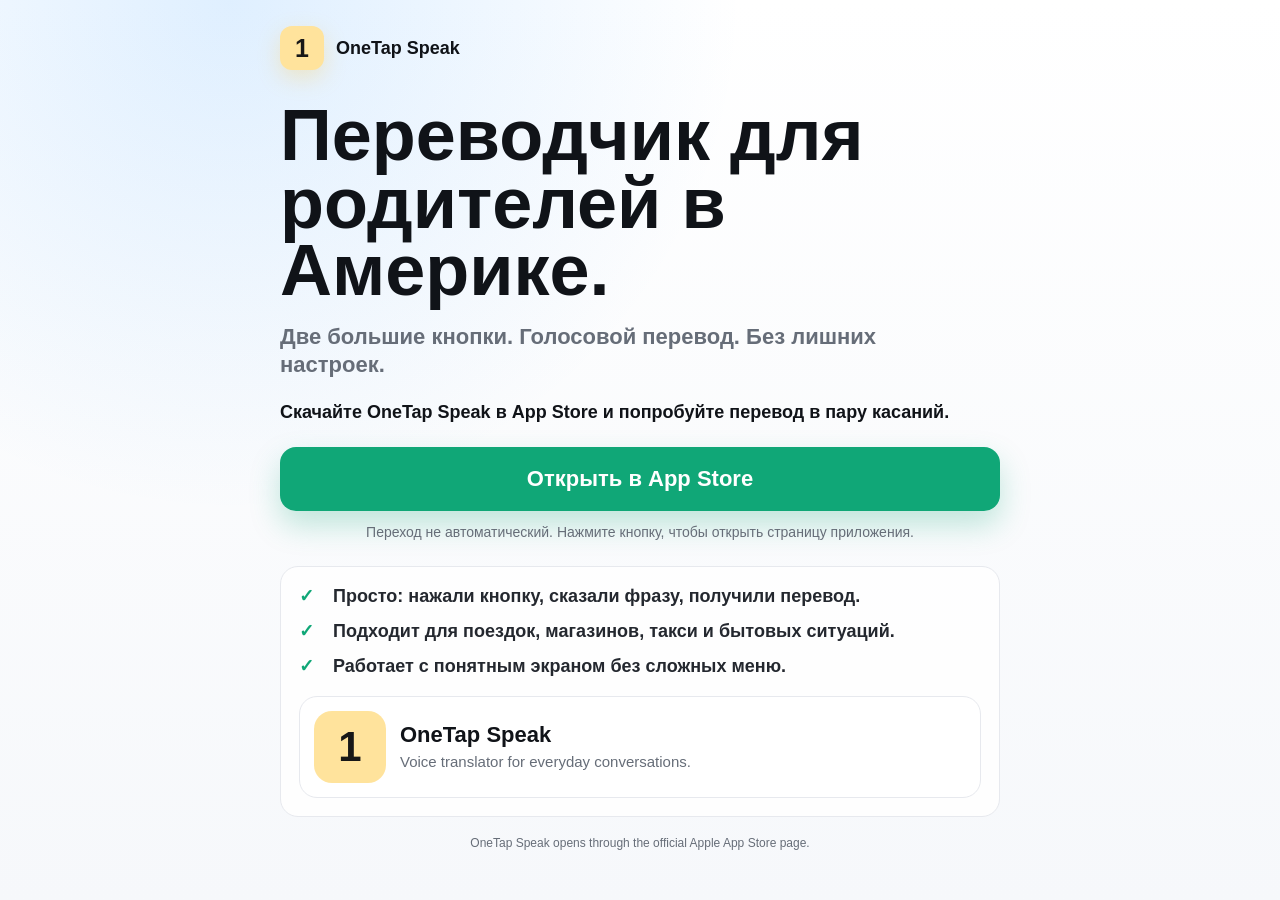
<file: download.html>
<!doctype html>
<html lang="ru">
  <head>
    <meta charset="utf-8">
    <meta name="viewport" content="width=device-width, initial-scale=1">
    <title>OneTap Speak - скачать в App Store</title>
    <meta
      name="description"
      content="OneTap Speak is a simple voice translator for Russian-speaking families in the United States."
    >
    <!-- Meta Pixel Code -->
    <script>
      !function(f,b,e,v,n,t,s)
      {if(f.fbq)return;n=f.fbq=function(){n.callMethod?
      n.callMethod.apply(n,arguments):n.queue.push(arguments)};
      if(!f._fbq)f._fbq=n;n.push=n;n.loaded=!0;n.version='2.0';
      n.queue=[];t=b.createElement(e);t.async=!0;
      t.src=v;s=b.getElementsByTagName(e)[0];
      s.parentNode.insertBefore(t,s)}(window, document,'script',
      'https://connect.facebook.net/en_US/fbevents.js');
      fbq('init', '1701607387657536');
      fbq('track', 'PageView');
    </script>
    <noscript><img height="1" width="1" style="display:none"
      src="https://www.facebook.com/tr?id=1701607387657536&ev=PageView&noscript=1"
    ></noscript>
    <!-- End Meta Pixel Code -->
    <!-- Microsoft Clarity Code -->
    <script type="text/javascript">
      (function(c,l,a,r,i,t,y){
        c[a]=c[a]||function(){(c[a].q=c[a].q||[]).push(arguments)};
        t=l.createElement(r);t.async=1;t.src="https://www.clarity.ms/tag/"+i;
        y=l.getElementsByTagName(r)[0];y.parentNode.insertBefore(t,y);
      })(window, document, "clarity", "script", "xdowmjvz7p");
    </script>
    <!-- End Microsoft Clarity Code -->
    <style>
      :root {
        color-scheme: light;
        --blue: #1d8fff;
        --green: #10a777;
        --yellow: #ffe39c;
        --text: #101318;
        --muted: #666d78;
        --line: #e7e9ee;
        --soft: #f6f8fb;
      }

      * {
        box-sizing: border-box;
      }

      html {
        scroll-behavior: smooth;
      }

      body {
        margin: 0;
        min-height: 100vh;
        background:
          radial-gradient(circle at 18% 0%, rgba(29, 143, 255, 0.14), transparent 32rem),
          linear-gradient(180deg, #ffffff 0%, var(--soft) 100%);
        color: var(--text);
        font-family: -apple-system, BlinkMacSystemFont, "Segoe UI", sans-serif;
      }

      .page {
        width: min(100%, 760px);
        margin: 0 auto;
        padding: 18px 20px 30px;
      }

      header {
        display: flex;
        align-items: center;
        gap: 12px;
        padding: 8px 0 26px;
      }

      .mark {
        width: 44px;
        height: 44px;
        display: grid;
        place-items: center;
        flex: 0 0 auto;
        border-radius: 12px;
        background: var(--yellow);
        color: #171717;
        font-size: 25px;
        font-weight: 900;
        letter-spacing: 0;
        box-shadow: 0 8px 22px rgba(255, 197, 61, 0.28);
      }

      .brand {
        font-size: 18px;
        font-weight: 800;
        letter-spacing: 0;
      }

      main {
        display: grid;
        gap: 22px;
      }

      .hero {
        padding-top: 6px;
      }

      h1 {
        margin: 0;
        max-width: 680px;
        font-size: clamp(42px, 10vw, 72px);
        line-height: 0.94;
        letter-spacing: 0;
        font-weight: 900;
      }

      .lead {
        max-width: 600px;
        margin: 18px 0 0;
        color: var(--muted);
        font-size: 22px;
        line-height: 1.26;
        font-weight: 600;
      }

      .offer {
        margin: 22px 0 0;
        font-size: 18px;
        line-height: 1.35;
        font-weight: 800;
      }

      .cta {
        display: inline-flex;
        align-items: center;
        justify-content: center;
        width: 100%;
        min-height: 64px;
        margin-top: 22px;
        padding: 16px 20px;
        border-radius: 16px;
        background: var(--green);
        color: #ffffff;
        font-size: 22px;
        font-weight: 900;
        letter-spacing: 0;
        text-decoration: none;
        box-shadow: 0 14px 30px rgba(16, 167, 119, 0.25);
      }

      .cta:active {
        transform: translateY(1px);
      }

      .note {
        margin: 12px 0 0;
        color: var(--muted);
        font-size: 14px;
        line-height: 1.4;
        text-align: center;
      }

      .panel {
        margin-top: 2px;
        padding: 18px;
        border: 1px solid var(--line);
        border-radius: 18px;
        background: rgba(255, 255, 255, 0.86);
      }

      .checks {
        display: grid;
        gap: 12px;
        margin: 0;
        padding: 0;
        list-style: none;
      }

      .checks li {
        display: grid;
        grid-template-columns: 24px 1fr;
        gap: 10px;
        align-items: start;
        color: #24282f;
        font-size: 18px;
        line-height: 1.28;
        font-weight: 750;
      }

      .checks span {
        color: var(--green);
        font-weight: 900;
      }

      .app-card {
        display: grid;
        grid-template-columns: 72px 1fr;
        gap: 14px;
        align-items: center;
        margin-top: 18px;
        padding: 14px;
        border: 1px solid var(--line);
        border-radius: 18px;
        background: #ffffff;
      }

      .icon {
        width: 72px;
        height: 72px;
        display: grid;
        place-items: center;
        border-radius: 18px;
        background: var(--yellow);
        color: #171717;
        font-size: 42px;
        font-weight: 900;
      }

      .app-title {
        margin: 0 0 4px;
        font-size: 22px;
        font-weight: 900;
      }

      .app-copy {
        margin: 0;
        color: var(--muted);
        font-size: 15px;
        line-height: 1.35;
      }

      footer {
        padding: 18px 0 0;
        color: var(--muted);
        font-size: 12px;
        line-height: 1.4;
        text-align: center;
      }

      @media (max-width: 420px) {
        .page {
          padding: 14px 18px 24px;
        }

        header {
          padding-bottom: 20px;
        }

        .lead {
          font-size: 20px;
        }

        .cta {
          min-height: 62px;
          font-size: 20px;
        }
      }
    </style>
  </head>
  <body>
    <div class="page">
      <header aria-label="OneTap Speak">
        <div class="mark">1</div>
        <div class="brand">OneTap Speak</div>
      </header>

      <main>
        <section class="hero" aria-labelledby="download-title">
          <h1 id="download-title">Переводчик для родителей в Америке.</h1>
          <p class="lead">
            Две большие кнопки. Голосовой перевод. Без лишних настроек.
          </p>
          <p class="offer">
            Скачайте OneTap Speak в App Store и попробуйте перевод в пару касаний.
          </p>
          <a
            class="cta"
            href="https://apps.apple.com/us/app/onetap-speak/id6781407518?l=ru"
            onclick="fbq('trackCustom', 'AppStoreClick');"
          >
            Открыть в App Store
          </a>
          <p class="note">
            Переход не автоматический. Нажмите кнопку, чтобы открыть страницу приложения.
          </p>
        </section>

        <section class="panel" aria-label="Что умеет OneTap Speak">
          <ul class="checks">
            <li><span>✓</span><strong>Просто: нажали кнопку, сказали фразу, получили перевод.</strong></li>
            <li><span>✓</span><strong>Подходит для поездок, магазинов, такси и бытовых ситуаций.</strong></li>
            <li><span>✓</span><strong>Работает с понятным экраном без сложных меню.</strong></li>
          </ul>

          <div class="app-card">
            <div class="icon">1</div>
            <div>
              <p class="app-title">OneTap Speak</p>
              <p class="app-copy">Voice translator for everyday conversations.</p>
            </div>
          </div>
        </section>
      </main>

      <footer>
        OneTap Speak opens through the official Apple App Store page.
      </footer>
    </div>
  </body>
</html>
</file>
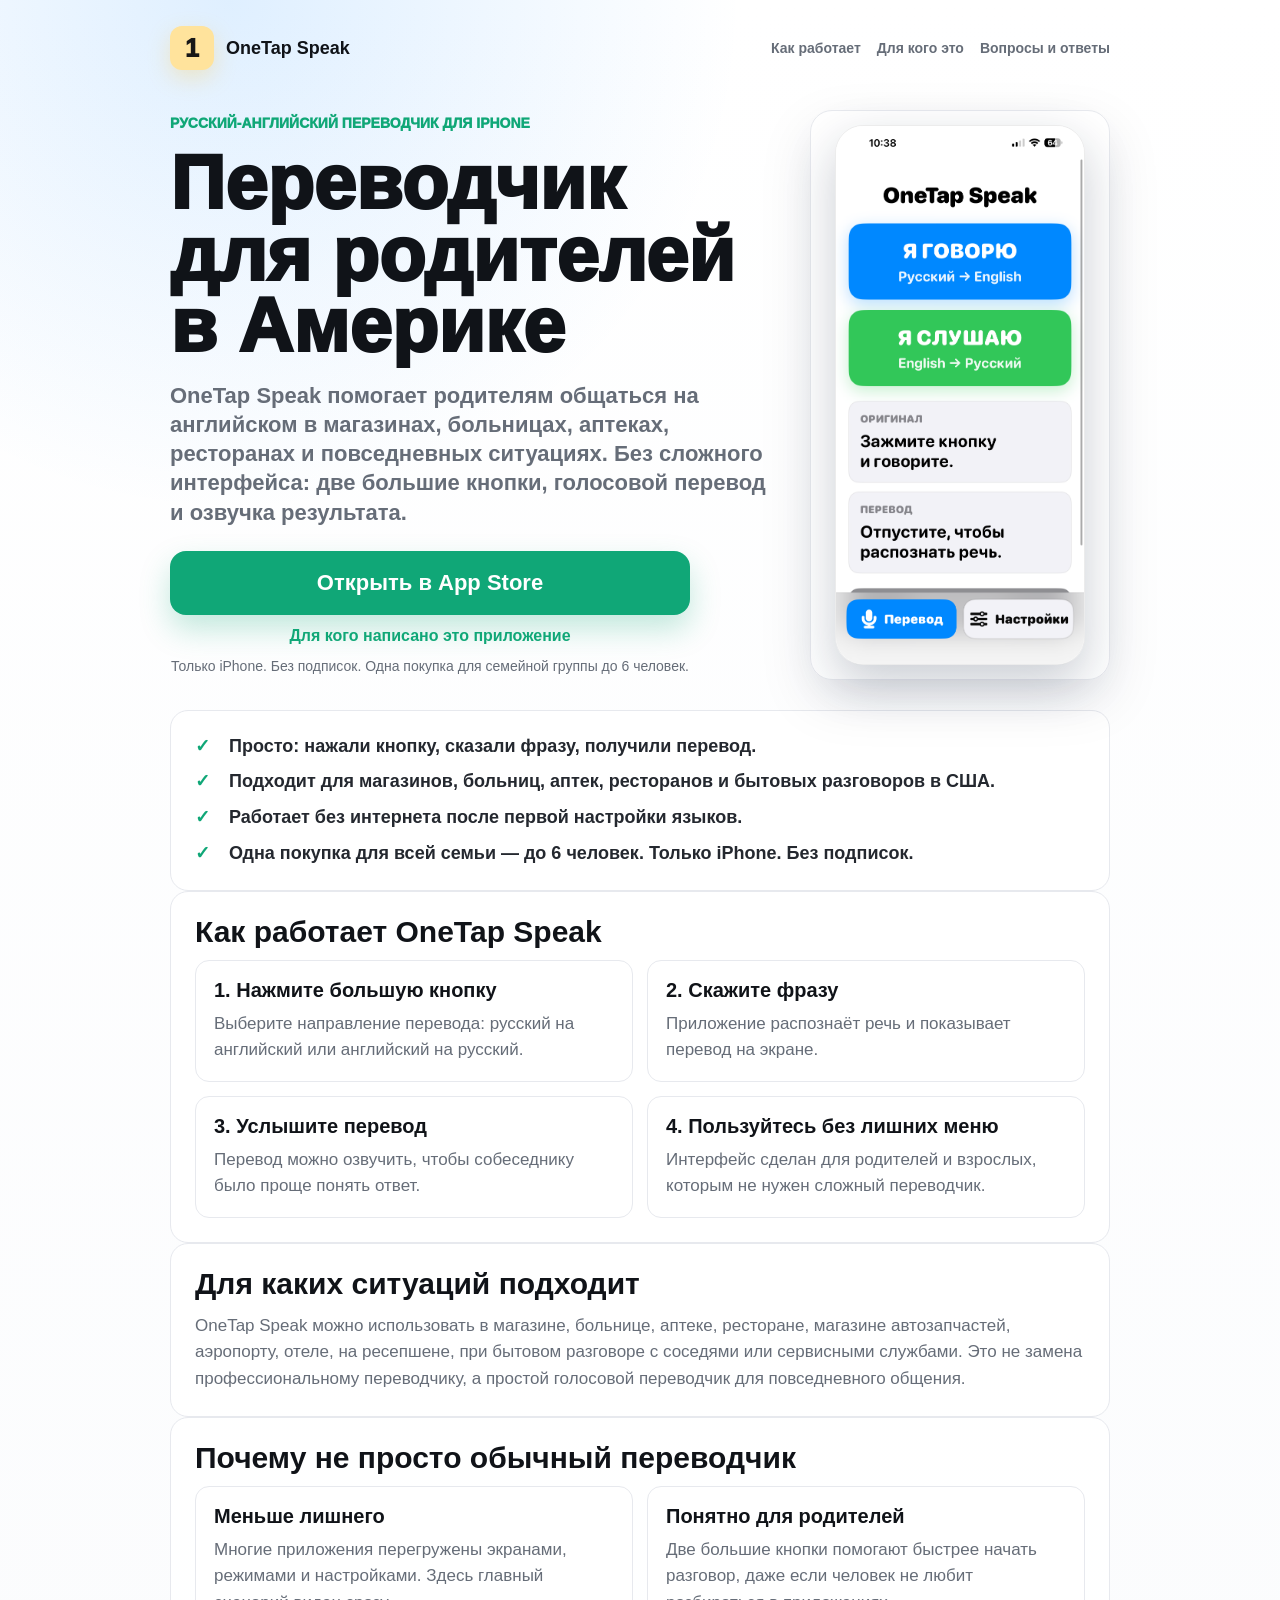
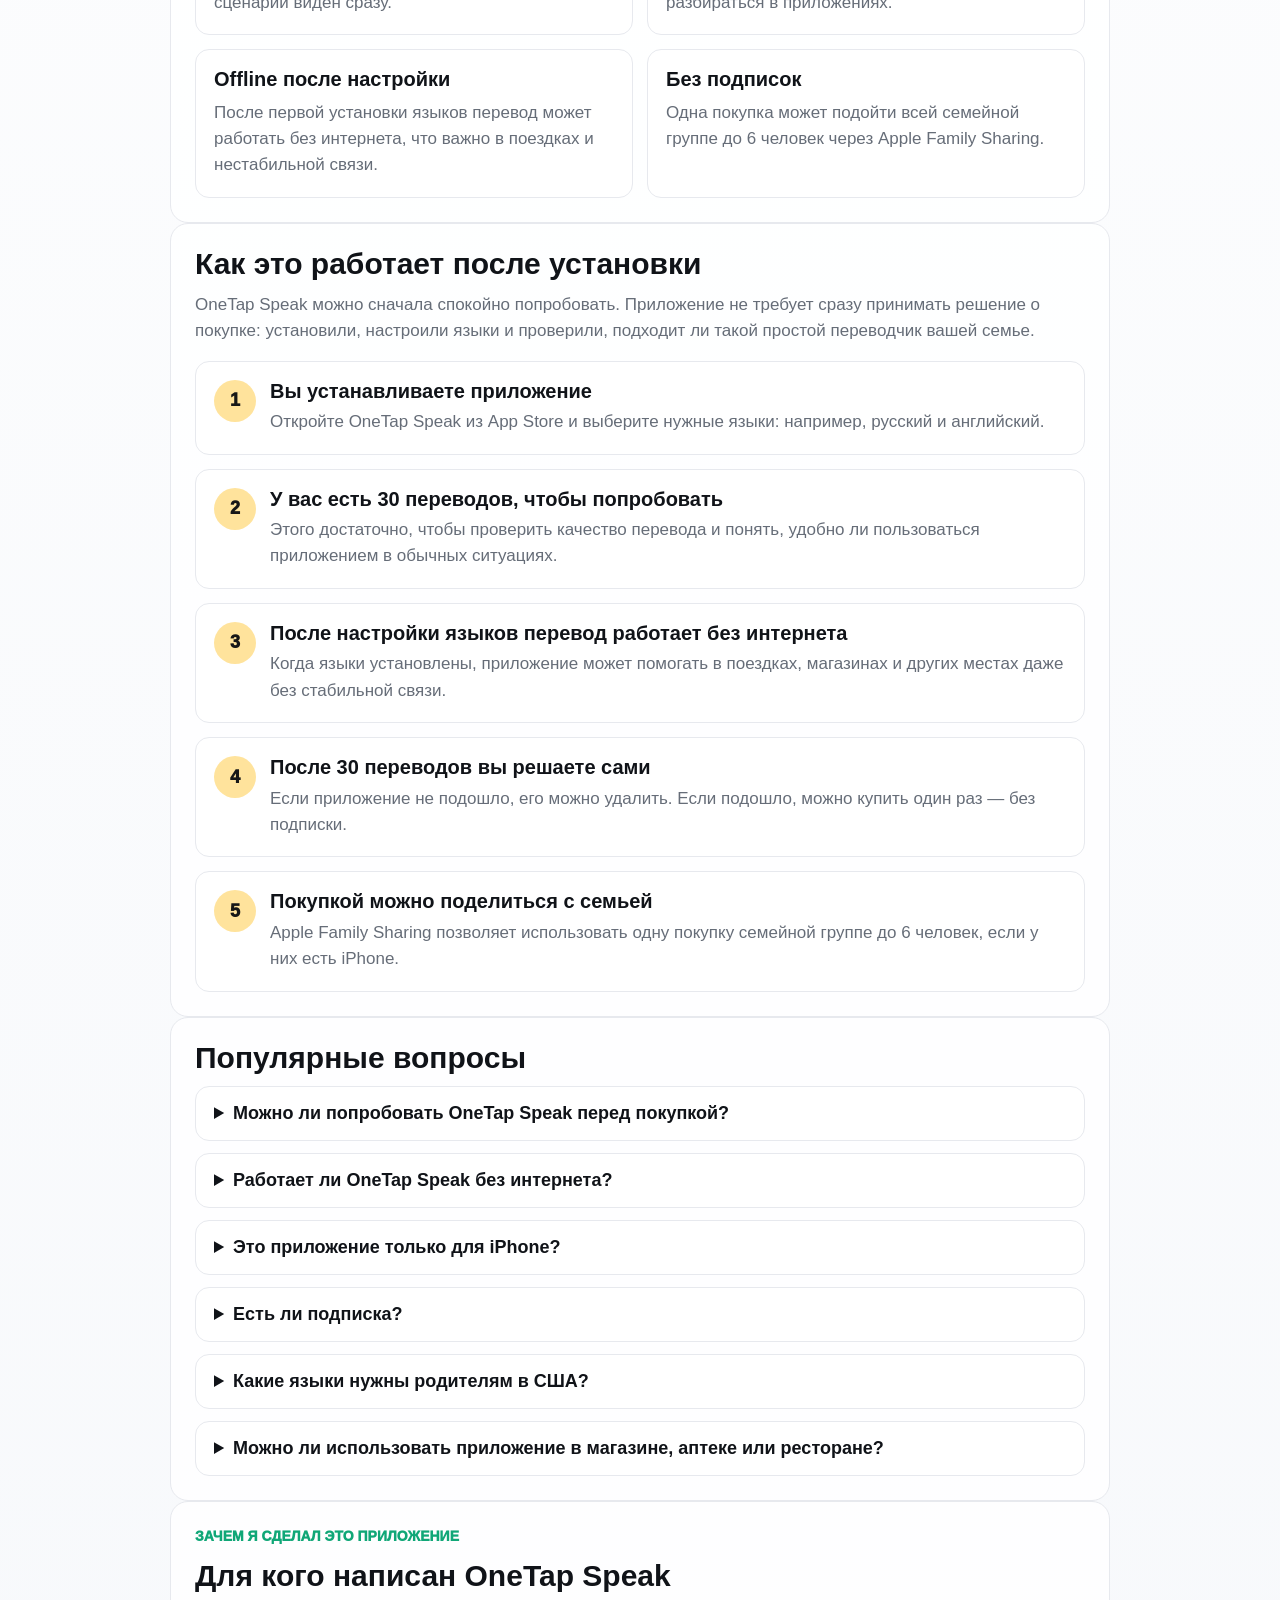
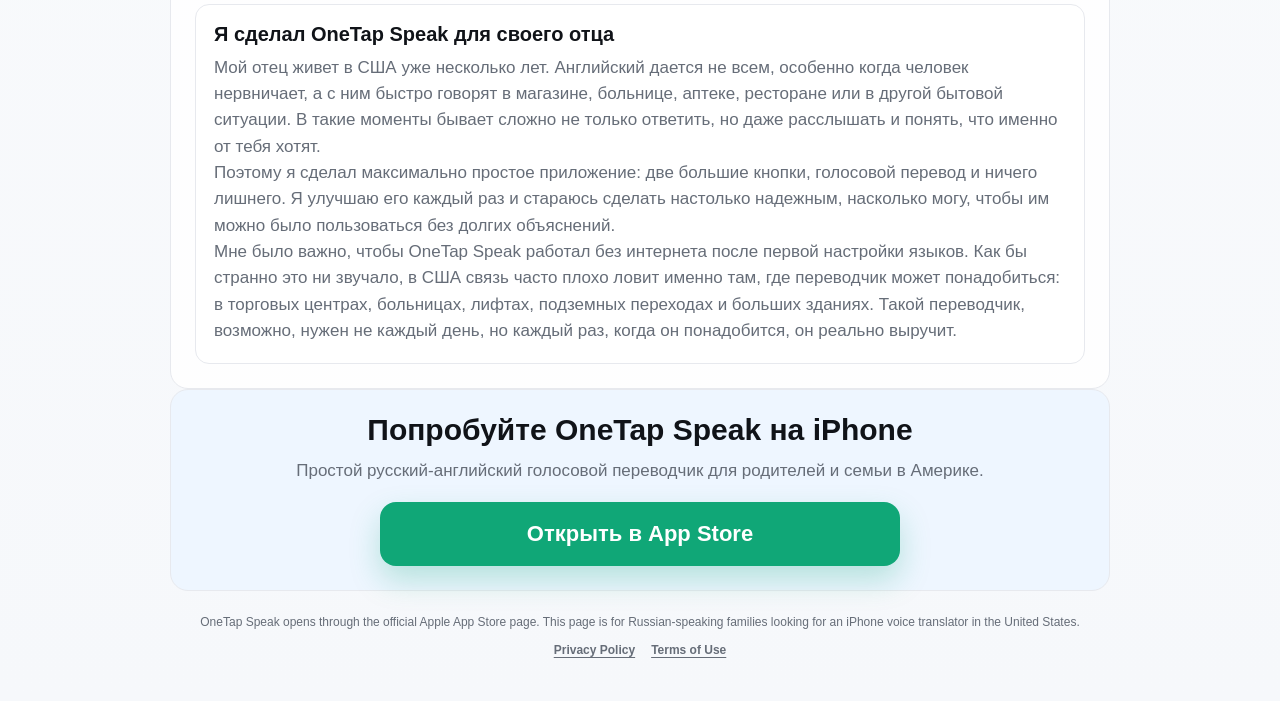
<file: perevodchik-dlya-roditeley-v-amerike.html>
<!doctype html>
<html lang="ru">
  <head>
    <meta charset="utf-8">
    <meta name="viewport" content="width=device-width, initial-scale=1">
    <title>Переводчик для родителей в Америке | OneTap Speak</title>
    <meta
      name="description"
      content="Простой голосовой переводчик для родителей в США: русский-английский перевод, две большие кнопки, работа без интернета после настройки, только iPhone, без подписок."
    >
    <link rel="canonical" href="https://onetapspeak.com/perevodchik-dlya-roditeley-v-amerike.html">
    <!-- Meta Pixel Code -->
    <script>
      !function(f,b,e,v,n,t,s)
      {if(f.fbq)return;n=f.fbq=function(){n.callMethod?
      n.callMethod.apply(n,arguments):n.queue.push(arguments)};
      if(!f._fbq)f._fbq=n;n.push=n;n.loaded=!0;n.version='2.0';
      n.queue=[];t=b.createElement(e);t.async=!0;
      t.src=v;s=b.getElementsByTagName(e)[0];
      s.parentNode.insertBefore(t,s)}(window, document,'script',
      'https://connect.facebook.net/en_US/fbevents.js');
      fbq('init', '1701607387657536');
      fbq('track', 'PageView');
    </script>
    <noscript><img height="1" width="1" style="display:none"
      src="https://www.facebook.com/tr?id=1701607387657536&ev=PageView&noscript=1"
    ></noscript>
    <!-- End Meta Pixel Code -->
    <!-- Microsoft Clarity Code -->
    <script type="text/javascript">
      (function(c,l,a,r,i,t,y){
        c[a]=c[a]||function(){(c[a].q=c[a].q||[]).push(arguments)};
        t=l.createElement(r);t.async=1;t.src="https://www.clarity.ms/tag/"+i;
        y=l.getElementsByTagName(r)[0];y.parentNode.insertBefore(t,y);
      })(window, document, "clarity", "script", "xdowmjvz7p");
    </script>
    <!-- End Microsoft Clarity Code -->
    <script type="application/ld+json">
      {
        "@context": "https://schema.org",
        "@type": "FAQPage",
        "mainEntity": [
          {
            "@type": "Question",
            "name": "Работает ли OneTap Speak без интернета?",
            "acceptedAnswer": {
              "@type": "Answer",
              "text": "Да. После первой настройки языков OneTap Speak может работать без интернета для поддерживаемых языков."
            }
          },
          {
            "@type": "Question",
            "name": "Это приложение только для iPhone?",
            "acceptedAnswer": {
              "@type": "Answer",
              "text": "Да. OneTap Speak доступен для iPhone через Apple App Store."
            }
          },
          {
            "@type": "Question",
            "name": "Есть ли подписка?",
            "acceptedAnswer": {
              "@type": "Answer",
              "text": "Нет. OneTap Speak сделан без подписок: одна покупка может использоваться семейной группой до 6 человек через Apple Family Sharing."
            }
          },
          {
            "@type": "Question",
            "name": "Можно ли попробовать приложение перед покупкой?",
            "acceptedAnswer": {
              "@type": "Answer",
              "text": "Да. После установки OneTap Speak дает 30 переводов, чтобы попробовать приложение и понять, подходит ли оно вам."
            }
          },
          {
            "@type": "Question",
            "name": "Для кого подходит OneTap Speak?",
            "acceptedAnswer": {
              "@type": "Answer",
              "text": "Приложение подходит родителям и взрослым, которым нужен простой русский-английский голосовой переводчик для магазинов, больниц, аптек, ресторанов и бытовых разговоров в США."
            }
          }
        ]
      }
    </script>
    <style>
      :root {
        color-scheme: light;
        --green: #10a777;
        --yellow: #ffe39c;
        --text: #101318;
        --muted: #666d78;
        --line: #e7e9ee;
        --soft: #f6f8fb;
        --blue-soft: #eef6ff;
      }

      * {
        box-sizing: border-box;
      }

      html {
        scroll-behavior: smooth;
      }

      body {
        margin: 0;
        background:
          radial-gradient(circle at 18% 0%, rgba(29, 143, 255, 0.14), transparent 32rem),
          linear-gradient(180deg, #ffffff 0%, var(--soft) 100%);
        color: var(--text);
        font-family: -apple-system, BlinkMacSystemFont, "Segoe UI", sans-serif;
      }

      a {
        color: inherit;
      }

      .page {
        width: min(100%, 980px);
        margin: 0 auto;
        padding: 18px 20px 42px;
      }

      header {
        display: flex;
        align-items: center;
        justify-content: space-between;
        gap: 16px;
        padding: 8px 0 28px;
      }

      .brand {
        display: flex;
        align-items: center;
        gap: 12px;
        color: inherit;
        font-size: 18px;
        font-weight: 850;
        text-decoration: none;
      }

      .mark {
        width: 44px;
        height: 44px;
        display: grid;
        place-items: center;
        flex: 0 0 auto;
        border-radius: 12px;
        background: var(--yellow);
        color: #171717;
        font-size: 25px;
        font-weight: 950;
        box-shadow: 0 8px 22px rgba(255, 197, 61, 0.28);
      }

      .top-links {
        display: flex;
        align-items: center;
        gap: 16px;
      }

      .top-link {
        color: var(--muted);
        font-size: 14px;
        font-weight: 800;
        text-decoration: none;
      }

      .hero {
        display: grid;
        grid-template-columns: minmax(0, 1fr) 300px;
        gap: 34px;
        align-items: center;
        padding: 12px 0 30px;
      }

      .eyebrow {
        margin: 0 0 12px;
        color: var(--green);
        font-size: 14px;
        font-weight: 950;
        letter-spacing: 0;
        text-transform: uppercase;
      }

      h1 {
        max-width: 720px;
        margin: 0;
        font-size: clamp(44px, 8vw, 76px);
        line-height: 0.94;
        letter-spacing: 0;
        font-weight: 950;
      }

      .lead {
        max-width: 680px;
        margin: 20px 0 0;
        color: var(--muted);
        font-size: 22px;
        line-height: 1.32;
        font-weight: 650;
      }

      .cta-row {
        display: grid;
        gap: 12px;
        max-width: 520px;
        margin-top: 24px;
      }

      .cta {
        display: inline-flex;
        align-items: center;
        justify-content: center;
        width: 100%;
        min-height: 64px;
        padding: 16px 20px;
        border-radius: 16px;
        background: var(--green);
        color: #ffffff;
        font-size: 22px;
        font-weight: 900;
        letter-spacing: 0;
        text-align: center;
        text-decoration: none;
        box-shadow: 0 14px 30px rgba(16, 167, 119, 0.25);
      }

      .text-link {
        color: var(--green);
        font-size: 16px;
        font-weight: 850;
        text-align: center;
        text-decoration: none;
      }

      .micro {
        margin: 0;
        color: var(--muted);
        font-size: 14px;
        line-height: 1.4;
        text-align: center;
      }

      .phone-card {
        align-self: center;
        display: grid;
        align-content: center;
        justify-self: center;
        width: min(320px, 100%);
        gap: 14px;
        padding: 14px;
        border: 1px solid var(--line);
        border-radius: 22px;
        background: rgba(255, 255, 255, 0.82);
        box-shadow: 0 20px 54px rgba(20, 32, 60, 0.1);
      }

      .product-shot {
        display: block;
        width: min(250px, 100%);
        max-width: 100%;
        height: auto;
        margin: 0 auto;
        border-radius: 28px;
        border: 1px solid rgba(16, 19, 24, 0.08);
        box-shadow: 0 18px 48px rgba(20, 32, 60, 0.22);
      }

      .content {
        display: grid;
        gap: 22px;
        margin-top: 12px;
      }

      section.block {
        padding: 24px;
        border: 1px solid var(--line);
        border-radius: 18px;
        background: rgba(255, 255, 255, 0.88);
      }

      h2 {
        margin: 0 0 12px;
        font-size: 30px;
        line-height: 1.08;
        letter-spacing: 0;
      }

      h3 {
        margin: 0 0 8px;
        font-size: 20px;
        line-height: 1.18;
      }

      p {
        margin: 0;
        color: var(--muted);
        font-size: 17px;
        line-height: 1.55;
      }

      .checks {
        display: grid;
        gap: 12px;
        margin: 0;
        padding: 0;
        list-style: none;
      }

      .checks li {
        display: grid;
        grid-template-columns: 24px 1fr;
        gap: 10px;
        color: #24282f;
        font-size: 18px;
        line-height: 1.32;
        font-weight: 780;
      }

      .checks span {
        color: var(--green);
        font-weight: 950;
      }

      .grid {
        display: grid;
        grid-template-columns: repeat(2, minmax(0, 1fr));
        gap: 14px;
      }

      .mini {
        padding: 18px;
        border: 1px solid var(--line);
        border-radius: 14px;
        background: #ffffff;
      }

      .flow-list {
        display: grid;
        gap: 14px;
        margin-top: 16px;
      }

      .flow-step {
        display: grid;
        grid-template-columns: 42px 1fr;
        gap: 14px;
        align-items: start;
        padding: 18px;
        border: 1px solid var(--line);
        border-radius: 14px;
        background: #ffffff;
      }

      .flow-number {
        display: grid;
        place-items: center;
        width: 42px;
        height: 42px;
        border-radius: 50%;
        background: var(--yellow);
        color: #171717;
        font-size: 18px;
        font-weight: 950;
      }

      .flow-step h3 {
        margin-bottom: 6px;
      }

      .faq {
        display: grid;
        gap: 12px;
      }

      details {
        padding: 16px 18px;
        border: 1px solid var(--line);
        border-radius: 14px;
        background: #ffffff;
      }

      summary {
        cursor: pointer;
        font-size: 18px;
        font-weight: 850;
      }

      details p {
        margin-top: 10px;
      }

      .article-list {
        display: grid;
        gap: 14px;
      }

      .article-list article {
        padding: 18px;
        border: 1px solid var(--line);
        border-radius: 14px;
        background: #ffffff;
      }

      .final {
        text-align: center;
        background: var(--blue-soft) !important;
      }

      .final .cta {
        max-width: 520px;
        margin: 18px auto 0;
      }

      footer {
        padding: 22px 0 0;
        color: var(--muted);
        font-size: 12px;
        line-height: 1.5;
        text-align: center;
      }

      .footer-links {
        display: flex;
        justify-content: center;
        gap: 16px;
        margin-top: 10px;
      }

      .footer-links a {
        color: var(--muted);
        font-weight: 750;
        text-decoration: underline;
        text-underline-offset: 3px;
      }

      @media (max-width: 760px) {
        .page {
          padding: 14px 18px 28px;
        }

        header {
          padding-bottom: 22px;
        }

        .top-links {
          display: none;
        }

        .hero {
          grid-template-columns: 1fr;
          gap: 24px;
          padding-top: 6px;
        }

        .phone-card {
          order: 2;
        }

        h1 {
          font-size: 44px;
        }

        .lead {
          font-size: 20px;
        }

        .grid {
          grid-template-columns: 1fr;
        }

        section.block {
          padding: 20px;
        }

        h2 {
          font-size: 26px;
        }
      }
    </style>
  </head>
  <body>
    <div class="page">
      <header>
        <a
          class="brand"
          href="https://apps.apple.com/us/app/onetap-speak/id6781407518?l=ru"
          onclick="if (window.fbq) fbq('trackCustom', 'AppStoreClick');"
          aria-label="Открыть OneTap Speak в App Store"
        >
          <span class="mark">1</span>
          <span>OneTap Speak</span>
        </a>
        <nav class="top-links" aria-label="Навигация по странице">
          <a class="top-link" href="#how-it-works">Как работает</a>
          <a class="top-link" href="#blog">Для кого это</a>
          <a class="top-link" href="#faq">Вопросы и ответы</a>
        </nav>
      </header>

      <main>
        <section class="hero" aria-labelledby="page-title">
          <div>
            <p class="eyebrow">Русский-английский переводчик для iPhone</p>
            <h1 id="page-title">Переводчик для родителей в Америке</h1>
            <p class="lead">
              OneTap Speak помогает родителям общаться на английском в магазинах,
              больницах, аптеках, ресторанах и повседневных ситуациях. Без сложного интерфейса:
              две большие кнопки, голосовой перевод и озвучка результата.
            </p>
            <div class="cta-row">
              <a
                class="cta"
                href="https://apps.apple.com/us/app/onetap-speak/id6781407518?l=ru"
                onclick="if (window.fbq) fbq('trackCustom', 'AppStoreClick');"
              >
                Открыть в App Store
              </a>
              <a class="text-link" href="#blog">Для кого написано это приложение</a>
              <p class="micro">Только iPhone. Без подписок. Одна покупка для семейной группы до 6 человек.</p>
            </div>
          </div>

          <aside class="phone-card" aria-label="Скриншот интерфейса OneTap Speak">
            <img
              class="product-shot"
              src="assets/onetap-speak-ru-app-screen.png"
              alt="Скриншот OneTap Speak с большими кнопками Я говорю и Я слушаю для русского и английского языка"
              width="1290"
              height="2796"
            >
          </aside>
        </section>

        <section class="block" aria-label="Основные преимущества">
          <ul class="checks">
            <li><span>✓</span><strong>Просто: нажали кнопку, сказали фразу, получили перевод.</strong></li>
            <li><span>✓</span><strong>Подходит для магазинов, больниц, аптек, ресторанов и бытовых разговоров в США.</strong></li>
            <li><span>✓</span><strong>Работает без интернета после первой настройки языков.</strong></li>
            <li><span>✓</span><strong>Одна покупка для всей семьи — до 6 человек. Только iPhone. Без подписок.</strong></li>
          </ul>
        </section>

        <section class="block" id="how-it-works">
          <h2>Как работает OneTap Speak</h2>
          <div class="grid">
            <article class="mini">
              <h3>1. Нажмите большую кнопку</h3>
              <p>Выберите направление перевода: русский на английский или английский на русский.</p>
            </article>
            <article class="mini">
              <h3>2. Скажите фразу</h3>
              <p>Приложение распознаёт речь и показывает перевод на экране.</p>
            </article>
            <article class="mini">
              <h3>3. Услышите перевод</h3>
              <p>Перевод можно озвучить, чтобы собеседнику было проще понять ответ.</p>
            </article>
            <article class="mini">
              <h3>4. Пользуйтесь без лишних меню</h3>
              <p>Интерфейс сделан для родителей и взрослых, которым не нужен сложный переводчик.</p>
            </article>
          </div>
        </section>

        <section class="block">
          <h2>Для каких ситуаций подходит</h2>
          <p>
            OneTap Speak можно использовать в магазине, больнице, аптеке, ресторане,
            магазине автозапчастей, аэропорту, отеле, на ресепшене, при бытовом
            разговоре с соседями или сервисными службами. Это не замена
            профессиональному переводчику, а простой голосовой переводчик для
            повседневного общения.
          </p>
        </section>

        <section class="block">
          <h2>Почему не просто обычный переводчик</h2>
          <div class="grid">
            <article class="mini">
              <h3>Меньше лишнего</h3>
              <p>Многие приложения перегружены экранами, режимами и настройками. Здесь главный сценарий виден сразу.</p>
            </article>
            <article class="mini">
              <h3>Понятно для родителей</h3>
              <p>Две большие кнопки помогают быстрее начать разговор, даже если человек не любит разбираться в приложениях.</p>
            </article>
            <article class="mini">
              <h3>Offline после настройки</h3>
              <p>После первой установки языков перевод может работать без интернета, что важно в поездках и нестабильной связи.</p>
            </article>
            <article class="mini">
              <h3>Без подписок</h3>
              <p>Одна покупка может подойти всей семейной группе до 6 человек через Apple Family Sharing.</p>
            </article>
          </div>
        </section>

        <section class="block">
          <h2>Как это работает после установки</h2>
          <p>
            OneTap Speak можно сначала спокойно попробовать. Приложение не требует
            сразу принимать решение о покупке: установили, настроили языки и проверили,
            подходит ли такой простой переводчик вашей семье.
          </p>
          <div class="flow-list">
            <article class="flow-step">
              <span class="flow-number">1</span>
              <div>
                <h3>Вы устанавливаете приложение</h3>
                <p>Откройте OneTap Speak из App Store и выберите нужные языки: например, русский и английский.</p>
              </div>
            </article>
            <article class="flow-step">
              <span class="flow-number">2</span>
              <div>
                <h3>У вас есть 30 переводов, чтобы попробовать</h3>
                <p>Этого достаточно, чтобы проверить качество перевода и понять, удобно ли пользоваться приложением в обычных ситуациях.</p>
              </div>
            </article>
            <article class="flow-step">
              <span class="flow-number">3</span>
              <div>
                <h3>После настройки языков перевод работает без интернета</h3>
                <p>Когда языки установлены, приложение может помогать в поездках, магазинах и других местах даже без стабильной связи.</p>
              </div>
            </article>
            <article class="flow-step">
              <span class="flow-number">4</span>
              <div>
                <h3>После 30 переводов вы решаете сами</h3>
                <p>Если приложение не подошло, его можно удалить. Если подошло, можно купить один раз — без подписки.</p>
              </div>
            </article>
            <article class="flow-step">
              <span class="flow-number">5</span>
              <div>
                <h3>Покупкой можно поделиться с семьей</h3>
                <p>Apple Family Sharing позволяет использовать одну покупку семейной группе до 6 человек, если у них есть iPhone.</p>
              </div>
            </article>
          </div>
        </section>

        <section class="block" id="faq">
          <h2>Популярные вопросы</h2>
          <div class="faq">
            <details>
              <summary>Можно ли попробовать OneTap Speak перед покупкой?</summary>
              <p>Да. После установки есть 30 переводов, чтобы попробовать приложение и решить, подходит ли оно вам.</p>
            </details>
            <details>
              <summary>Работает ли OneTap Speak без интернета?</summary>
              <p>Да. После первой настройки языков приложение может работать без интернета для поддерживаемых языков.</p>
            </details>
            <details>
              <summary>Это приложение только для iPhone?</summary>
              <p>Да. OneTap Speak доступен для iPhone через Apple App Store.</p>
            </details>
            <details>
              <summary>Есть ли подписка?</summary>
              <p>Нет. OneTap Speak сделан без подписок. Одна покупка может использоваться семейной группой до 6 человек.</p>
            </details>
            <details>
              <summary>Какие языки нужны родителям в США?</summary>
              <p>Самый частый сценарий для русскоязычных родителей в Америке — русский и английский для бытовых разговоров.</p>
            </details>
            <details>
              <summary>Можно ли использовать приложение в магазине, аптеке или ресторане?</summary>
              <p>Да. OneTap Speak подходит для коротких фраз в магазинах, больницах, аптеках, ресторанах, магазинах автозапчастей и других повседневных ситуациях.</p>
            </details>
          </div>
        </section>

        <section class="block" id="blog">
          <p class="eyebrow">Зачем я сделал это приложение</p>
          <h2>Для кого написан OneTap Speak</h2>
          <div class="article-list">
            <article>
              <h3>Я сделал OneTap Speak для своего отца</h3>
              <p>
                Мой отец живет в США уже несколько лет. Английский дается не всем,
                особенно когда человек нервничает, а с ним быстро говорят в магазине,
                больнице, аптеке, ресторане или в другой бытовой ситуации. В такие моменты бывает
                сложно не только ответить, но даже расслышать и понять, что именно от
                тебя хотят.
              </p>
              <p>
                Поэтому я сделал максимально простое приложение: две большие кнопки,
                голосовой перевод и ничего лишнего. Я улучшаю его каждый раз и стараюсь
                сделать настолько надежным, насколько могу, чтобы им можно было
                пользоваться без долгих объяснений.
              </p>
              <p>
                Мне было важно, чтобы OneTap Speak работал без интернета после первой
                настройки языков. Как бы странно это ни звучало, в США связь часто
                плохо ловит именно там, где переводчик может понадобиться: в торговых
                центрах, больницах, лифтах, подземных переходах и больших зданиях.
                Такой переводчик, возможно, нужен не каждый день, но каждый раз,
                когда он понадобится, он реально выручит.
              </p>
            </article>
          </div>
        </section>

        <section class="block final">
          <h2>Попробуйте OneTap Speak на iPhone</h2>
          <p>Простой русский-английский голосовой переводчик для родителей и семьи в Америке.</p>
          <a
            class="cta"
            href="https://apps.apple.com/us/app/onetap-speak/id6781407518?l=ru"
            onclick="if (window.fbq) fbq('trackCustom', 'AppStoreClick');"
          >
            Открыть в App Store
          </a>
        </section>
      </main>

      <footer>
        OneTap Speak opens through the official Apple App Store page. This page is for Russian-speaking families looking for an iPhone voice translator in the United States.
        <nav class="footer-links" aria-label="Legal links">
          <a href="privacy-policy.html">Privacy Policy</a>
          <a href="terms-of-use.html">Terms of Use</a>
        </nav>
      </footer>
    </div>
  </body>
</html>
</file>
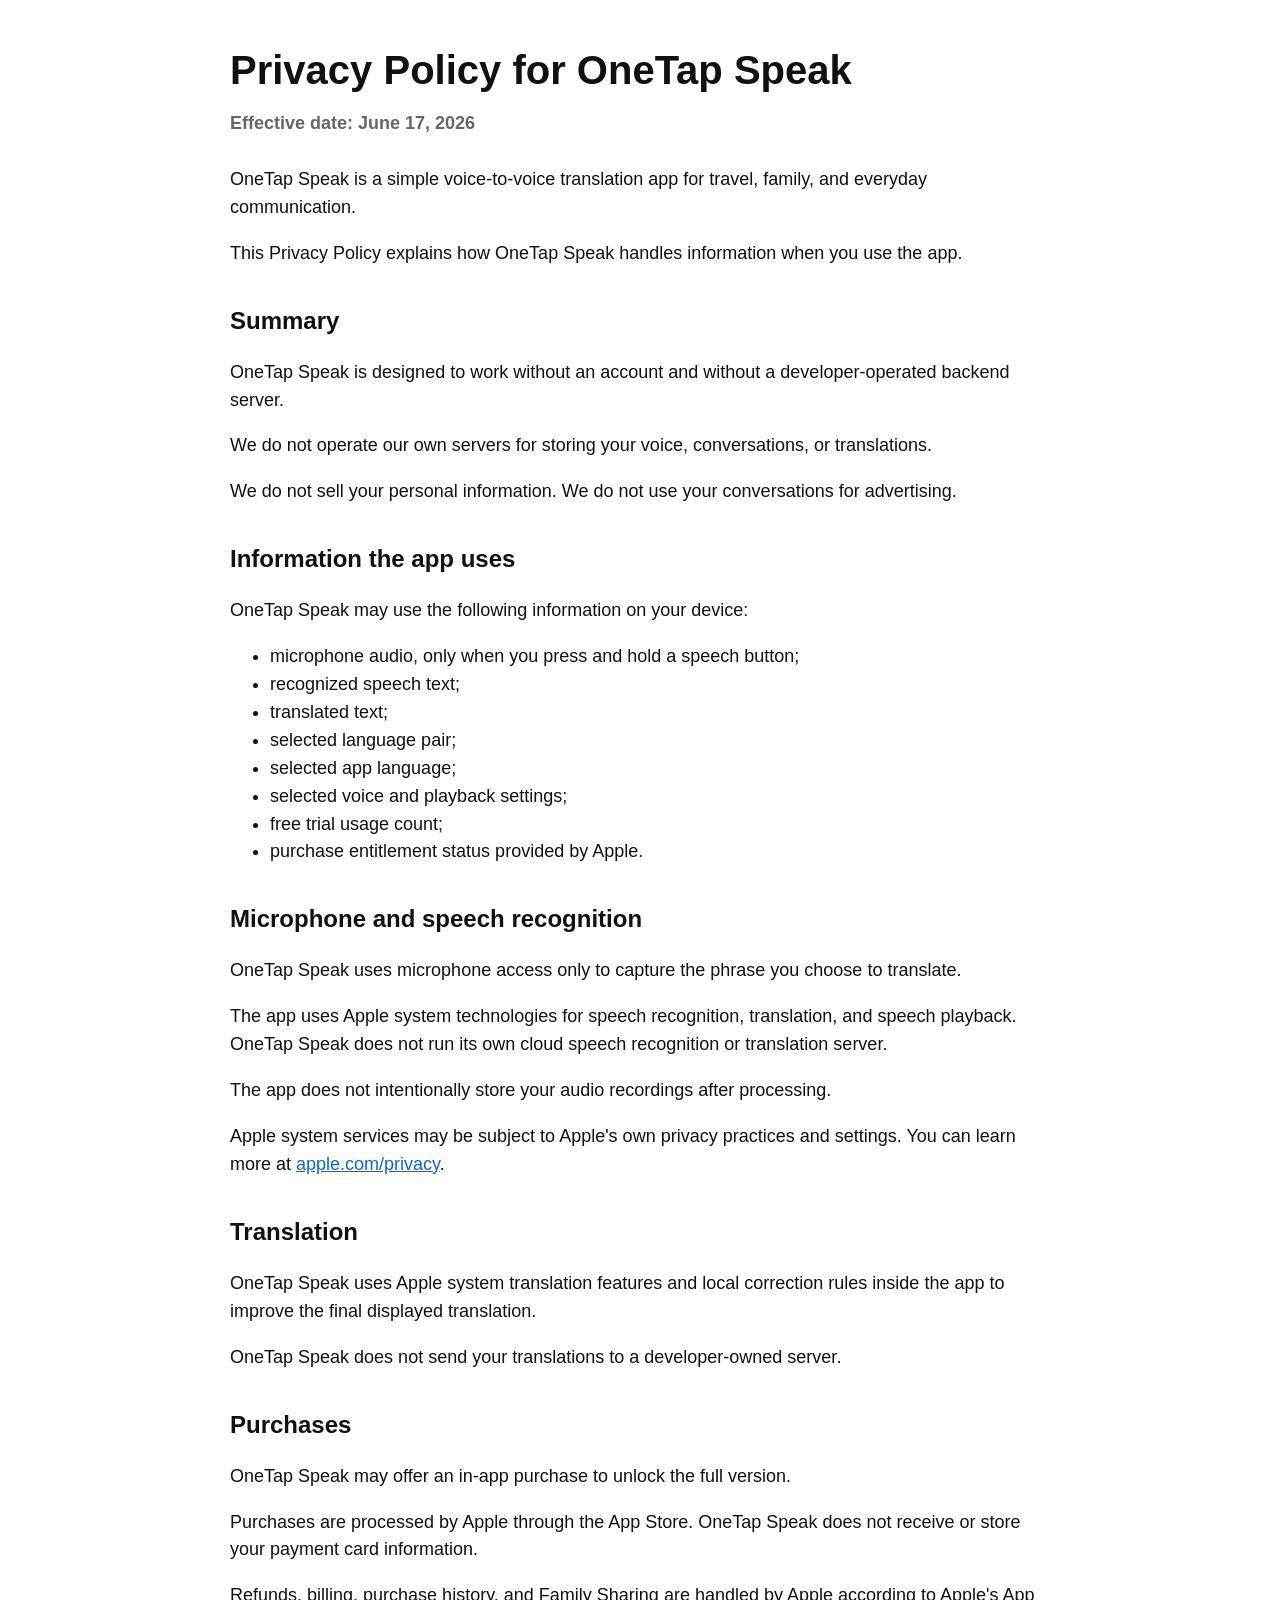
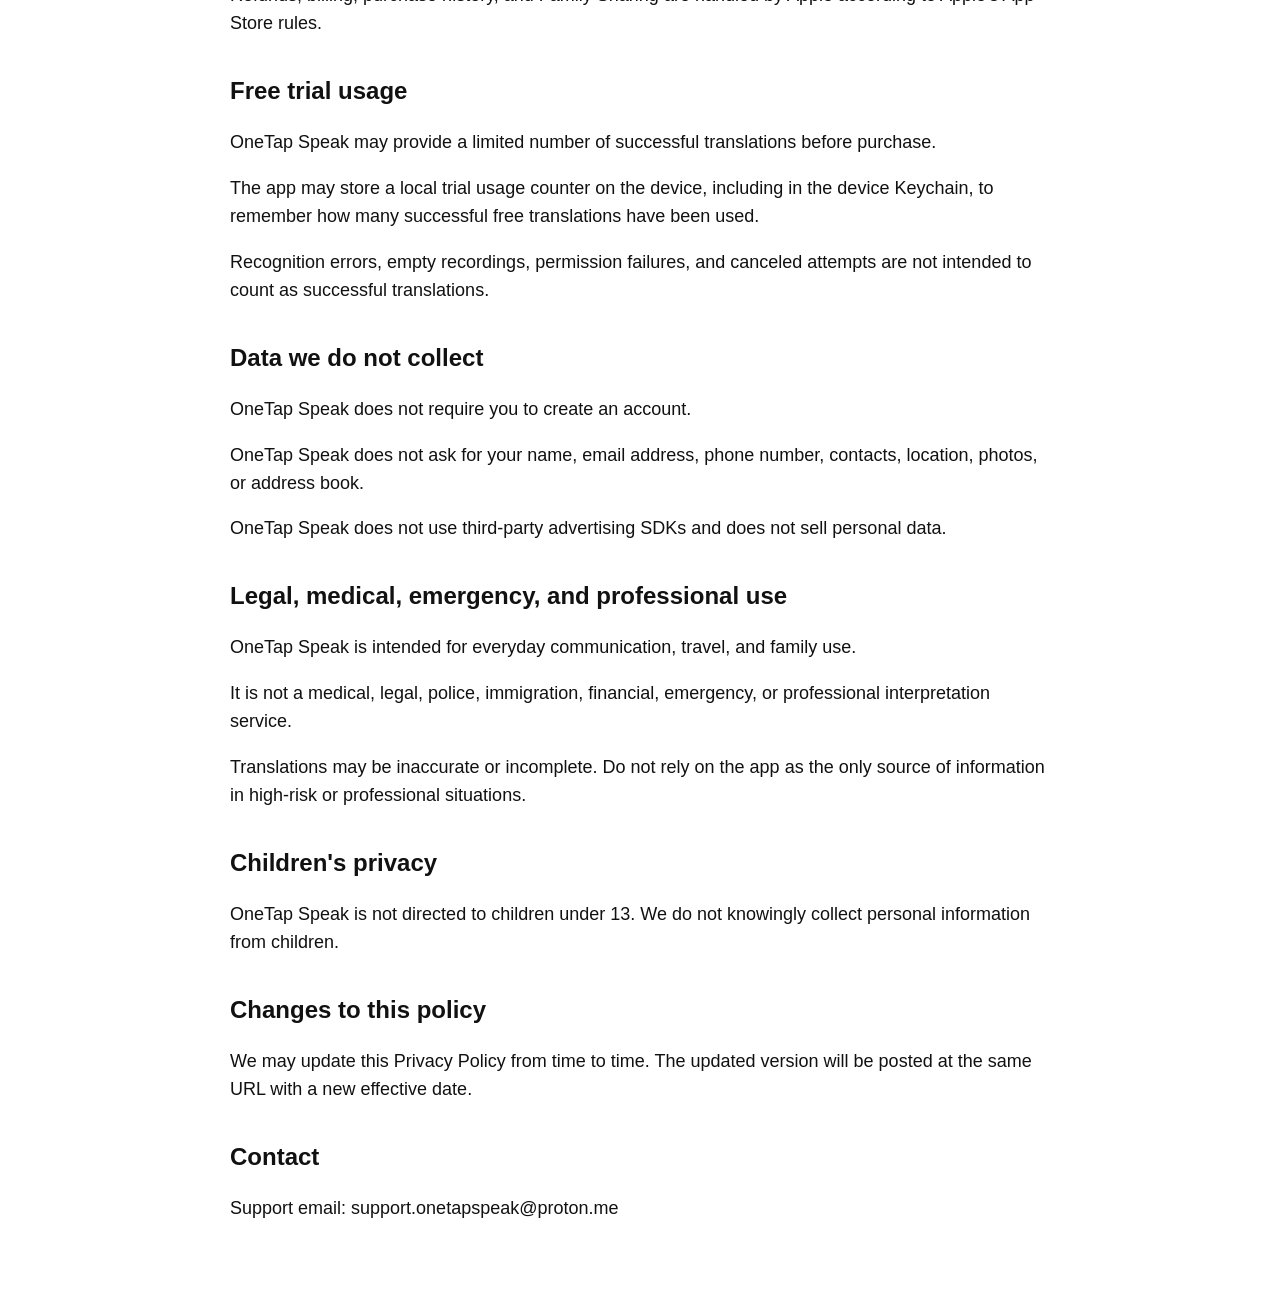
<file: privacy-policy.html>
<!doctype html>
<html lang="en">
<head>
  <meta charset="utf-8">
  <meta name="viewport" content="width=device-width, initial-scale=1">
  <title>Privacy Policy - OneTap Speak</title>
  <style>
    body {
      margin: 0;
      font-family: -apple-system, BlinkMacSystemFont, "Segoe UI", sans-serif;
      color: #111;
      background: #fff;
      line-height: 1.55;
    }
    main {
      max-width: 820px;
      margin: 0 auto;
      padding: 48px 22px 72px;
    }
    h1 {
      font-size: 40px;
      line-height: 1.1;
      margin: 0 0 12px;
    }
    h2 {
      font-size: 24px;
      margin-top: 34px;
    }
    p, li {
      font-size: 18px;
    }
    .date {
      color: #666;
      font-weight: 700;
      margin-bottom: 28px;
    }
    a {
      color: #0a66d8;
    }
  </style>
</head>
<body>
<main>
  <h1>Privacy Policy for OneTap Speak</h1>
  <p class="date">Effective date: June 17, 2026</p>

  <p>OneTap Speak is a simple voice-to-voice translation app for travel, family, and everyday communication.</p>
  <p>This Privacy Policy explains how OneTap Speak handles information when you use the app.</p>

  <h2>Summary</h2>
  <p>OneTap Speak is designed to work without an account and without a developer-operated backend server.</p>
  <p>We do not operate our own servers for storing your voice, conversations, or translations.</p>
  <p>We do not sell your personal information. We do not use your conversations for advertising.</p>

  <h2>Information the app uses</h2>
  <p>OneTap Speak may use the following information on your device:</p>
  <ul>
    <li>microphone audio, only when you press and hold a speech button;</li>
    <li>recognized speech text;</li>
    <li>translated text;</li>
    <li>selected language pair;</li>
    <li>selected app language;</li>
    <li>selected voice and playback settings;</li>
    <li>free trial usage count;</li>
    <li>purchase entitlement status provided by Apple.</li>
  </ul>

  <h2>Microphone and speech recognition</h2>
  <p>OneTap Speak uses microphone access only to capture the phrase you choose to translate.</p>
  <p>The app uses Apple system technologies for speech recognition, translation, and speech playback. OneTap Speak does not run its own cloud speech recognition or translation server.</p>
  <p>The app does not intentionally store your audio recordings after processing.</p>
  <p>Apple system services may be subject to Apple's own privacy practices and settings. You can learn more at <a href="https://www.apple.com/privacy/">apple.com/privacy</a>.</p>

  <h2>Translation</h2>
  <p>OneTap Speak uses Apple system translation features and local correction rules inside the app to improve the final displayed translation.</p>
  <p>OneTap Speak does not send your translations to a developer-owned server.</p>

  <h2>Purchases</h2>
  <p>OneTap Speak may offer an in-app purchase to unlock the full version.</p>
  <p>Purchases are processed by Apple through the App Store. OneTap Speak does not receive or store your payment card information.</p>
  <p>Refunds, billing, purchase history, and Family Sharing are handled by Apple according to Apple's App Store rules.</p>

  <h2>Free trial usage</h2>
  <p>OneTap Speak may provide a limited number of successful translations before purchase.</p>
  <p>The app may store a local trial usage counter on the device, including in the device Keychain, to remember how many successful free translations have been used.</p>
  <p>Recognition errors, empty recordings, permission failures, and canceled attempts are not intended to count as successful translations.</p>

  <h2>Data we do not collect</h2>
  <p>OneTap Speak does not require you to create an account.</p>
  <p>OneTap Speak does not ask for your name, email address, phone number, contacts, location, photos, or address book.</p>
  <p>OneTap Speak does not use third-party advertising SDKs and does not sell personal data.</p>

  <h2>Legal, medical, emergency, and professional use</h2>
  <p>OneTap Speak is intended for everyday communication, travel, and family use.</p>
  <p>It is not a medical, legal, police, immigration, financial, emergency, or professional interpretation service.</p>
  <p>Translations may be inaccurate or incomplete. Do not rely on the app as the only source of information in high-risk or professional situations.</p>

  <h2>Children's privacy</h2>
  <p>OneTap Speak is not directed to children under 13. We do not knowingly collect personal information from children.</p>

  <h2>Changes to this policy</h2>
  <p>We may update this Privacy Policy from time to time. The updated version will be posted at the same URL with a new effective date.</p>

  <h2>Contact</h2>
  <p>Support email: support.onetapspeak@proton.me</p>
</main>
</body>
</html>
</file>
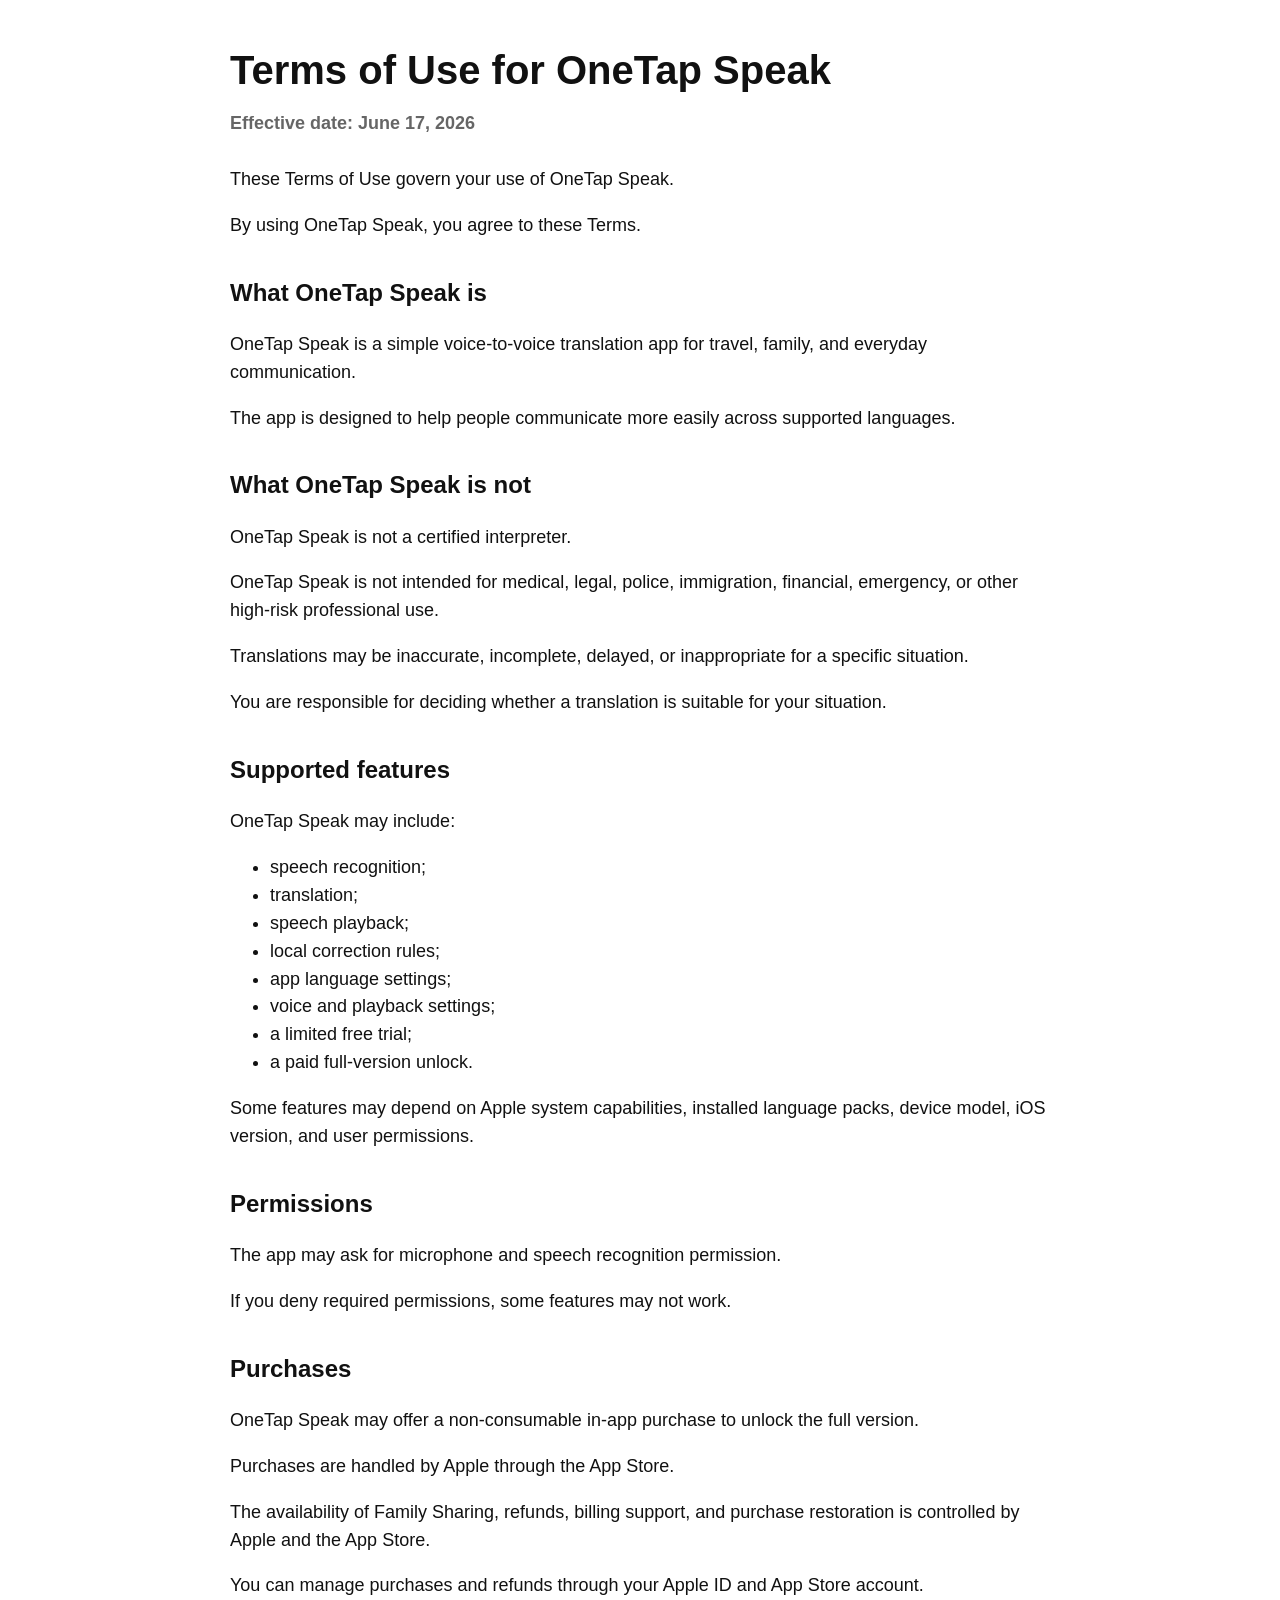
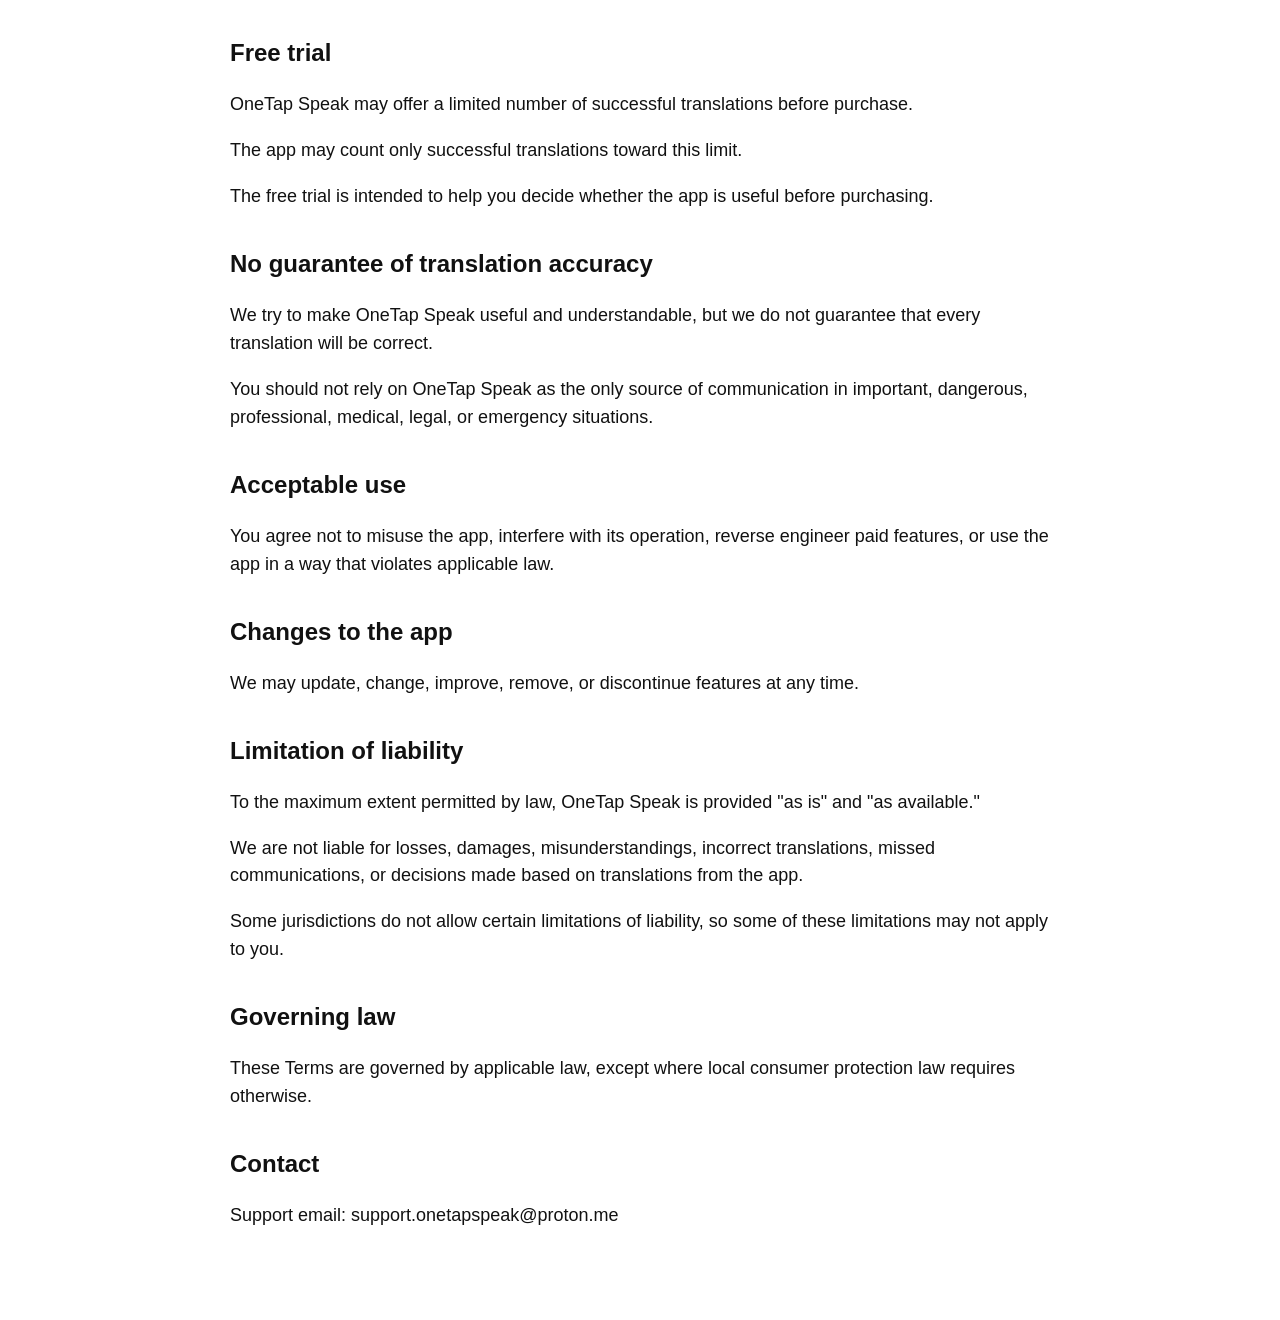
<file: terms-of-use.html>
<!doctype html>
<html lang="en">
<head>
  <meta charset="utf-8">
  <meta name="viewport" content="width=device-width, initial-scale=1">
  <title>Terms of Use - OneTap Speak</title>
  <style>
    body {
      margin: 0;
      font-family: -apple-system, BlinkMacSystemFont, "Segoe UI", sans-serif;
      color: #111;
      background: #fff;
      line-height: 1.55;
    }
    main {
      max-width: 820px;
      margin: 0 auto;
      padding: 48px 22px 72px;
    }
    h1 {
      font-size: 40px;
      line-height: 1.1;
      margin: 0 0 12px;
    }
    h2 {
      font-size: 24px;
      margin-top: 34px;
    }
    p, li {
      font-size: 18px;
    }
    .date {
      color: #666;
      font-weight: 700;
      margin-bottom: 28px;
    }
  </style>
</head>
<body>
<main>
  <h1>Terms of Use for OneTap Speak</h1>
  <p class="date">Effective date: June 17, 2026</p>

  <p>These Terms of Use govern your use of OneTap Speak.</p>
  <p>By using OneTap Speak, you agree to these Terms.</p>

  <h2>What OneTap Speak is</h2>
  <p>OneTap Speak is a simple voice-to-voice translation app for travel, family, and everyday communication.</p>
  <p>The app is designed to help people communicate more easily across supported languages.</p>

  <h2>What OneTap Speak is not</h2>
  <p>OneTap Speak is not a certified interpreter.</p>
  <p>OneTap Speak is not intended for medical, legal, police, immigration, financial, emergency, or other high-risk professional use.</p>
  <p>Translations may be inaccurate, incomplete, delayed, or inappropriate for a specific situation.</p>
  <p>You are responsible for deciding whether a translation is suitable for your situation.</p>

  <h2>Supported features</h2>
  <p>OneTap Speak may include:</p>
  <ul>
    <li>speech recognition;</li>
    <li>translation;</li>
    <li>speech playback;</li>
    <li>local correction rules;</li>
    <li>app language settings;</li>
    <li>voice and playback settings;</li>
    <li>a limited free trial;</li>
    <li>a paid full-version unlock.</li>
  </ul>
  <p>Some features may depend on Apple system capabilities, installed language packs, device model, iOS version, and user permissions.</p>

  <h2>Permissions</h2>
  <p>The app may ask for microphone and speech recognition permission.</p>
  <p>If you deny required permissions, some features may not work.</p>

  <h2>Purchases</h2>
  <p>OneTap Speak may offer a non-consumable in-app purchase to unlock the full version.</p>
  <p>Purchases are handled by Apple through the App Store.</p>
  <p>The availability of Family Sharing, refunds, billing support, and purchase restoration is controlled by Apple and the App Store.</p>
  <p>You can manage purchases and refunds through your Apple ID and App Store account.</p>

  <h2>Free trial</h2>
  <p>OneTap Speak may offer a limited number of successful translations before purchase.</p>
  <p>The app may count only successful translations toward this limit.</p>
  <p>The free trial is intended to help you decide whether the app is useful before purchasing.</p>

  <h2>No guarantee of translation accuracy</h2>
  <p>We try to make OneTap Speak useful and understandable, but we do not guarantee that every translation will be correct.</p>
  <p>You should not rely on OneTap Speak as the only source of communication in important, dangerous, professional, medical, legal, or emergency situations.</p>

  <h2>Acceptable use</h2>
  <p>You agree not to misuse the app, interfere with its operation, reverse engineer paid features, or use the app in a way that violates applicable law.</p>

  <h2>Changes to the app</h2>
  <p>We may update, change, improve, remove, or discontinue features at any time.</p>

  <h2>Limitation of liability</h2>
  <p>To the maximum extent permitted by law, OneTap Speak is provided "as is" and "as available."</p>
  <p>We are not liable for losses, damages, misunderstandings, incorrect translations, missed communications, or decisions made based on translations from the app.</p>
  <p>Some jurisdictions do not allow certain limitations of liability, so some of these limitations may not apply to you.</p>

  <h2>Governing law</h2>
  <p>These Terms are governed by applicable law, except where local consumer protection law requires otherwise.</p>

  <h2>Contact</h2>
  <p>Support email: support.onetapspeak@proton.me</p>
</main>
</body>
</html>
</file>
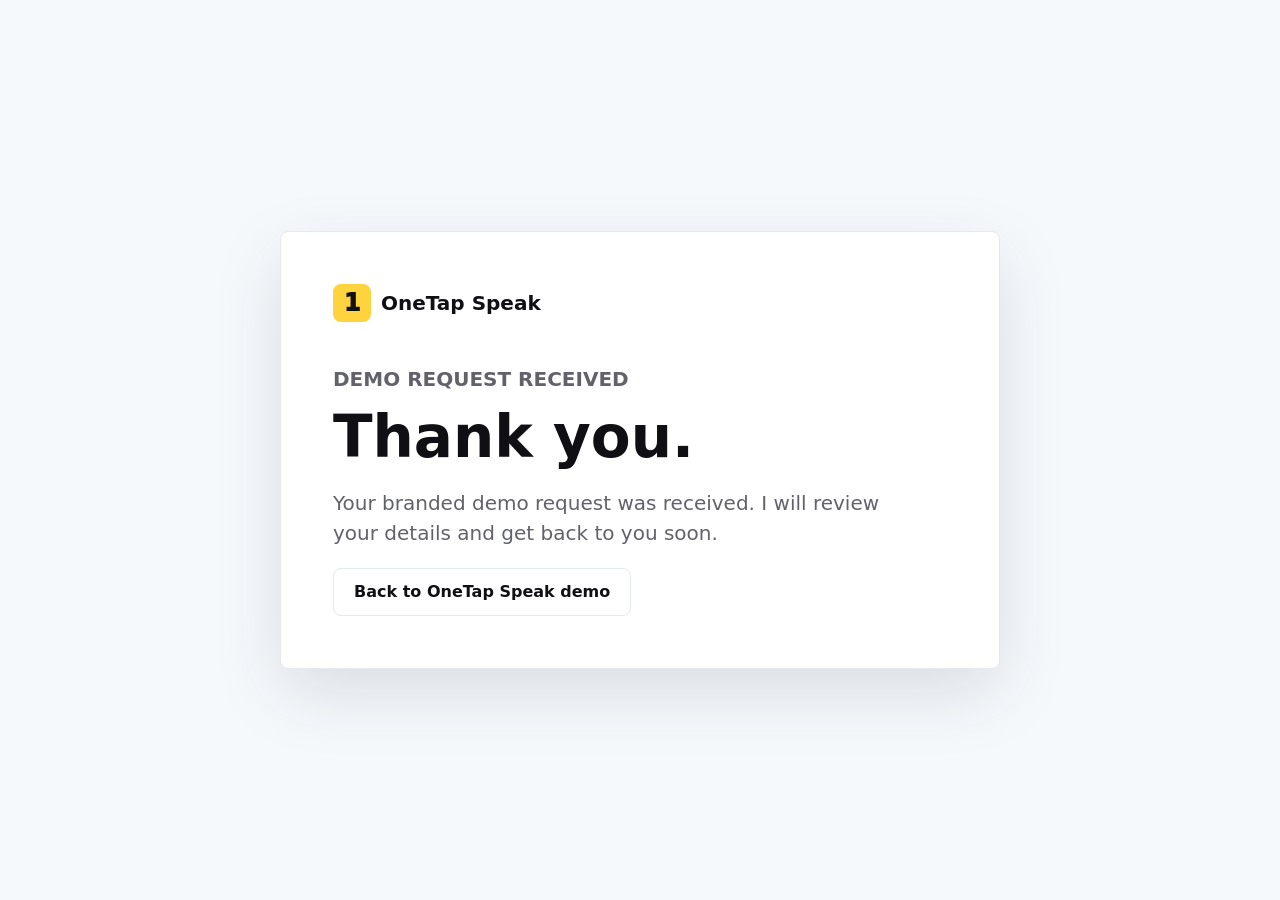
<file: thank-you.html>
<!doctype html>
<html lang="en">
  <head>
    <meta charset="utf-8">
    <meta name="viewport" content="width=device-width, initial-scale=1">
    <title>Demo Request Received | OneTap Speak</title>
    <meta
      name="description"
      content="Thank you for requesting a branded OneTap Speak demo."
    >
    <!-- Meta Pixel Code -->
    <script>
      !function(f,b,e,v,n,t,s)
      {if(f.fbq)return;n=f.fbq=function(){n.callMethod?
      n.callMethod.apply(n,arguments):n.queue.push(arguments)};
      if(!f._fbq)f._fbq=n;n.push=n;n.loaded=!0;n.version='2.0';
      n.queue=[];t=b.createElement(e);t.async=!0;
      t.src=v;s=b.getElementsByTagName(e)[0];
      s.parentNode.insertBefore(t,s)}(window, document,'script',
      'https://connect.facebook.net/en_US/fbevents.js');
      fbq('init', '1701607387657536');
      fbq('track', 'PageView');
      fbq('track', 'Lead');
    </script>
    <noscript><img height="1" width="1" style="display:none"
      src="https://www.facebook.com/tr?id=1701607387657536&ev=PageView&noscript=1"
    ></noscript>
    <!-- End Meta Pixel Code -->
    <!-- Microsoft Clarity Code -->
    <script type="text/javascript">
      (function(c,l,a,r,i,t,y){
        c[a]=c[a]||function(){(c[a].q=c[a].q||[]).push(arguments)};
        t=l.createElement(r);t.async=1;t.src="https://www.clarity.ms/tag/"+i;
        y=l.getElementsByTagName(r)[0];y.parentNode.insertBefore(t,y);
      })(window, document, "clarity", "script", "xdowmjvz7p");
    </script>
    <!-- End Microsoft Clarity Code -->
    <link rel="stylesheet" href="styles.css">
  </head>
  <body class="thanks-page">
    <main class="thanks-shell">
      <a class="lead-brand" href="demo.html" aria-label="OneTap Speak">
        <span class="brand-mark">1</span>
        <span>OneTap Speak</span>
      </a>
      <p class="eyebrow">Demo request received</p>
      <h1>Thank you.</h1>
      <p>
        Your branded demo request was received. I will review your details and get
        back to you soon.
      </p>
      <a class="secondary-button" href="demo.html">Back to OneTap Speak demo</a>
    </main>
  </body>
</html>
</file>
<file: styles.css>
:root {
  --ink: #101014;
  --muted: #62636a;
  --soft: #f5f8fc;
  --line: #e4e8ef;
  --blue: #078bff;
  --green: #10a777;
  --purple: #8f43d2;
  --dark: #111827;
}

* {
  box-sizing: border-box;
}

.sr-only {
  position: absolute;
  width: 1px;
  height: 1px;
  padding: 0;
  margin: -1px;
  overflow: hidden;
  clip: rect(0, 0, 0, 0);
  white-space: nowrap;
  border: 0;
}

html {
  scroll-behavior: smooth;
}

body {
  margin: 0;
  color: var(--ink);
  background: #ffffff;
  font-family: Inter, ui-sans-serif, system-ui, -apple-system, BlinkMacSystemFont, "Segoe UI", sans-serif;
}

a {
  color: inherit;
  text-decoration: none;
}

.site-header {
  position: sticky;
  top: 0;
  z-index: 20;
  display: flex;
  align-items: center;
  justify-content: space-between;
  gap: 24px;
  padding: 18px 32px;
  background: rgba(255, 255, 255, 0.9);
  border-bottom: 1px solid var(--line);
  backdrop-filter: blur(16px);
}

.brand {
  display: inline-flex;
  align-items: center;
  gap: 10px;
  font-size: 20px;
  font-weight: 850;
}

.brand-mark {
  display: inline-grid;
  width: 38px;
  height: 38px;
  place-items: center;
  color: #111111;
  background: #ffd33d;
  border-radius: 8px;
  font-size: 24px;
  font-weight: 950;
}

.nav-links {
  display: flex;
  gap: 24px;
  color: var(--muted);
  font-size: 15px;
  font-weight: 700;
}

.nav-links a:hover {
  color: var(--ink);
}

.small-cta,
.primary-button,
.secondary-button {
  display: inline-flex;
  min-height: 48px;
  align-items: center;
  justify-content: center;
  border-radius: 8px;
  font-weight: 850;
}

.small-cta,
.primary-button {
  color: #ffffff;
  background: var(--blue);
  box-shadow: 0 14px 32px rgba(7, 139, 255, 0.24);
}

.small-cta {
  min-height: 42px;
  padding: 0 18px;
  font-size: 14px;
}

.primary-button {
  padding: 0 24px;
}

.secondary-button {
  padding: 0 20px;
  color: var(--ink);
  border: 1px solid var(--line);
  background: #ffffff;
}

.hero {
  display: grid;
  grid-template-columns: minmax(0, 1fr) 430px;
  gap: 72px;
  align-items: center;
  max-width: 1180px;
  min-height: 92vh;
  margin: 0 auto;
  padding: 58px 28px 70px;
}

.hero-copy {
  max-width: 670px;
}

.eyebrow {
  margin: 0 0 14px;
  color: var(--blue);
  font-size: 14px;
  font-weight: 900;
  letter-spacing: 0;
  text-transform: uppercase;
}

h1,
h2,
h3,
p {
  margin-top: 0;
}

h1 {
  margin-bottom: 24px;
  font-size: 64px;
  line-height: 1.02;
  letter-spacing: 0;
}

h2 {
  margin-bottom: 18px;
  font-size: 42px;
  line-height: 1.08;
  letter-spacing: 0;
}

h3 {
  margin-bottom: 10px;
  font-size: 22px;
  line-height: 1.18;
  letter-spacing: 0;
}

.hero-text,
.section p,
.faq-grid p,
.package-panel p {
  color: var(--muted);
  font-size: 19px;
  line-height: 1.55;
}

.hero-actions {
  display: flex;
  flex-wrap: wrap;
  gap: 12px;
  margin: 34px 0 28px;
}

.proof-strip {
  display: flex;
  flex-wrap: wrap;
  gap: 10px;
}

.proof-strip span {
  padding: 9px 12px;
  color: #155a42;
  background: #e9f8f2;
  border: 1px solid #ccefe1;
  border-radius: 8px;
  font-size: 14px;
  font-weight: 800;
}

.hero-visual {
  display: flex;
  justify-content: center;
}

.phone-image {
  display: block;
  width: 275px;
  max-width: 100%;
  height: auto;
  border: 1px solid rgba(16, 16, 20, 0.1);
  border-radius: 26px;
  box-shadow: 0 22px 60px rgba(20, 32, 60, 0.18);
}

.hero-phone {
  width: 360px;
}

.section {
  max-width: 1180px;
  margin: 0 auto;
  padding: 86px 28px;
}

.section-blue {
  max-width: none;
  background: var(--soft);
}

.section-blue > * {
  max-width: 1180px;
  margin-right: auto;
  margin-left: auto;
}

.section-heading {
  max-width: 760px;
  margin-bottom: 34px;
}

.steps,
.faq-grid {
  display: grid;
  grid-template-columns: repeat(3, minmax(0, 1fr));
  gap: 18px;
}

.steps article,
.faq-grid article {
  padding: 24px;
  background: #ffffff;
  border: 1px solid var(--line);
  border-radius: 8px;
}

.step-number {
  display: inline-grid;
  width: 36px;
  height: 36px;
  place-items: center;
  margin-bottom: 18px;
  color: #ffffff;
  background: var(--purple);
  border-radius: 8px;
  font-weight: 900;
}

.split-section {
  display: grid;
  grid-template-columns: minmax(0, 1fr) minmax(360px, 600px);
  gap: 58px;
  align-items: center;
}

.split-copy {
  max-width: 560px;
}

.check-list {
  display: grid;
  gap: 12px;
  padding: 0;
  margin: 26px 0 0;
  list-style: none;
}

.check-list li {
  position: relative;
  padding-left: 30px;
  color: #2b2d33;
  font-size: 17px;
  line-height: 1.45;
}

.check-list li::before {
  position: absolute;
  top: 0;
  left: 0;
  color: var(--green);
  content: "✓";
  font-weight: 950;
}

.screen-row,
.gallery {
  display: grid;
  grid-template-columns: repeat(2, minmax(0, 1fr));
  gap: 22px;
  align-items: start;
  justify-items: center;
}

.section-dark {
  max-width: none;
  color: #ffffff;
  background: var(--dark);
}

.section-dark > * {
  max-width: 1180px;
  margin-right: auto;
  margin-left: auto;
}

.section-dark .eyebrow {
  color: #87c6ff;
}

.section-dark p,
.section-dark .check-list li {
  color: #d7dce6;
}

.package-grid {
  display: grid;
  grid-template-columns: 380px minmax(0, 1fr);
  gap: 24px;
}

.package-panel,
.package-details {
  padding: 28px;
  border: 1px solid rgba(255, 255, 255, 0.16);
  border-radius: 8px;
  background: rgba(255, 255, 255, 0.06);
}

.price {
  margin-bottom: 14px;
  color: #ffffff !important;
  font-size: 42px !important;
  font-weight: 950;
  line-height: 1;
}

.gallery-section {
  padding-top: 94px;
}

.faq-grid {
  grid-template-columns: repeat(2, minmax(0, 1fr));
}

.final-cta {
  max-width: 960px;
  margin: 0 auto 70px;
  padding: 58px 28px;
  text-align: center;
  background: #f4f8ff;
  border: 1px solid #d9e8ff;
  border-radius: 8px;
}

.final-cta p {
  max-width: 720px;
  margin-right: auto;
  margin-left: auto;
  color: var(--muted);
  font-size: 19px;
  line-height: 1.55;
}

@media (max-width: 980px) {
  .site-header {
    flex-wrap: wrap;
  }

  .nav-links {
    order: 3;
    width: 100%;
    justify-content: center;
  }

  .hero,
  .split-section,
  .package-grid {
    grid-template-columns: 1fr;
  }

  .hero {
    min-height: auto;
    gap: 44px;
    text-align: center;
  }

  .hero-copy,
  .split-copy {
    max-width: none;
  }

  .hero-actions,
  .proof-strip {
    justify-content: center;
  }

  h1 {
    font-size: 48px;
  }

  h2 {
    font-size: 36px;
  }

  .steps {
    grid-template-columns: 1fr;
  }
}

@media (max-width: 680px) {
  .site-header {
    position: static;
    padding: 16px 18px;
  }

  .brand {
    font-size: 18px;
  }

  .nav-links {
    display: none;
  }

  .small-cta {
    min-height: 40px;
    padding: 0 14px;
  }

  .hero {
    padding: 38px 18px 54px;
  }

  h1 {
    font-size: 38px;
  }

  h2 {
    font-size: 30px;
  }

  .hero-text,
  .section p,
  .faq-grid p,
  .package-panel p,
  .final-cta p {
    font-size: 17px;
  }

  .hero-actions {
    display: grid;
  }

  .section {
    padding: 64px 18px;
  }

  .screen-row,
  .gallery,
  .faq-grid {
    grid-template-columns: 1fr;
  }

  .phone-image {
    width: 285px;
  }

  .hero-phone {
    width: 310px;
  }

  .final-cta {
    margin: 0 18px 48px;
    padding: 44px 18px;
  }
}

.lead-page {
  min-height: 100vh;
  background: #f6f9fc;
}

.lead-shell {
  display: grid;
  grid-template-areas:
    "copy visual"
    "form visual";
  grid-template-columns: minmax(0, 0.95fr) minmax(340px, 0.8fr);
  gap: 38px;
  align-items: center;
  width: min(1160px, calc(100% - 44px));
  min-height: 100vh;
  margin: 0 auto;
  padding: 34px 0;
}

.lead-copy {
  grid-area: copy;
  padding: 28px 0;
}

.lead-brand {
  display: inline-flex;
  align-items: center;
  gap: 10px;
  margin-bottom: 42px;
  font-size: 20px;
  font-weight: 850;
}

.lead-copy h1,
.thanks-shell h1 {
  max-width: 680px;
  margin-bottom: 20px;
  font-size: 58px;
}

.lead-text {
  max-width: 610px;
  margin-bottom: 28px;
  color: var(--muted);
  font-size: 22px;
  line-height: 1.42;
}

.lead-points {
  display: grid;
  gap: 10px;
  max-width: 600px;
  padding: 0;
  margin: 28px 0 0;
  list-style: none;
}

.lead-points li {
  position: relative;
  padding-left: 30px;
  color: #2b2d33;
  font-size: 18px;
  font-weight: 750;
  line-height: 1.35;
}

.lead-points li::before {
  position: absolute;
  left: 0;
  color: var(--green);
  content: "✓";
  font-weight: 950;
}

.lead-cta-note {
  max-width: 420px;
  margin: 0 0 12px;
  color: #202126;
  font-size: 18px;
  font-weight: 800;
  line-height: 1.35;
}

.lead-button {
  min-width: 260px;
  background: var(--green);
  box-shadow: 0 14px 32px rgba(16, 167, 119, 0.26);
}

.lead-form {
  grid-area: form;
  max-width: 520px;
  margin-top: -8px;
  padding: 18px;
  background: #ffffff;
  border: 1px solid var(--line);
  border-radius: 8px;
  box-shadow: 0 18px 48px rgba(20, 32, 60, 0.08);
}

.lead-form h2 {
  margin-bottom: 6px;
  font-size: 22px;
  line-height: 1.1;
}

.lead-form p {
  margin-bottom: 12px;
  color: var(--muted);
  font-size: 15px;
  line-height: 1.35;
}

.lead-form iframe {
  display: block;
  width: 100%;
  margin-top: 14px;
  min-height: 260px;
  border: 0;
}

.lead-visual {
  grid-area: visual;
  display: grid;
  grid-template-columns: minmax(220px, 300px) minmax(150px, 180px);
  gap: 16px;
  align-items: center;
  justify-content: center;
}

.lead-phone {
  display: block;
  width: 100%;
  height: auto;
  border-radius: 34px;
}

.lead-image-button {
  display: block;
  padding: 0;
  border: 0;
  background: transparent;
  cursor: zoom-in;
}

.lead-phone-frame-button {
  cursor: zoom-in;
}

.lead-device-frame,
.lead-mini-device-frame,
.lightbox-device-frame {
  position: relative;
  display: block;
  background: #111111;
  box-shadow:
    inset 0 0 0 2px rgba(255, 255, 255, 0.12),
    0 24px 70px rgba(20, 32, 60, 0.24);
}

.lead-device-frame {
  padding: 10px;
  border-radius: 46px;
}

.lead-device-frame::before,
.lead-mini-device-frame::before,
.lightbox-device-frame::before {
  position: absolute;
  left: 50%;
  z-index: 2;
  background: #050505;
  border-radius: 999px;
  content: "";
  transform: translateX(-50%);
}

.lead-device-frame::before {
  top: 22px;
  width: 96px;
  height: 30px;
}

.lead-image-button:focus-visible {
  outline: 4px solid rgba(7, 139, 255, 0.5);
  outline-offset: 6px;
  border-radius: 18px;
}

.lead-thumbs {
  display: grid;
  grid-template-columns: repeat(2, minmax(0, 1fr));
  gap: 10px;
}

.lead-thumbs img {
  display: block;
  width: 100%;
  height: auto;
  aspect-ratio: 350 / 760;
  object-fit: cover;
  object-position: top;
  border-radius: 15px;
}

.lead-mini-device-frame {
  width: 86px;
  padding: 4px;
  border-radius: 20px;
  box-shadow:
    inset 0 0 0 1px rgba(255, 255, 255, 0.12),
    0 12px 32px rgba(20, 32, 60, 0.16);
}

.lead-mini-device-frame::before {
  top: 9px;
  width: 28px;
  height: 8px;
}

.lightbox {
  position: fixed;
  inset: 0;
  z-index: 100;
  display: none;
  align-items: center;
  justify-content: center;
  padding: 24px;
}

.lightbox.is-open {
  display: flex;
}

.lightbox-open {
  overflow: hidden;
}

.lightbox-backdrop {
  position: absolute;
  inset: 0;
  border: 0;
  background: rgba(8, 12, 24, 0.74);
  cursor: zoom-out;
}

.lightbox-panel {
  position: relative;
  z-index: 1;
  display: grid;
  grid-template-columns: 58px minmax(220px, 390px) 58px;
  gap: 16px;
  align-items: center;
}

.lightbox-image {
  display: block;
  width: 100%;
  height: auto;
  max-height: calc(88vh - 20px);
  object-fit: contain;
  border-radius: 32px;
}

.lightbox-device-frame {
  width: min(410px, 68vw);
  padding: 10px;
  border-radius: 46px;
  box-shadow: 0 24px 80px rgba(0, 0, 0, 0.38);
}

.lightbox-device-frame::before {
  top: 22px;
  width: 96px;
  height: 30px;
}

.lightbox-close,
.lightbox-nav {
  border: 0;
  color: #ffffff;
  background: rgba(255, 255, 255, 0.16);
  cursor: pointer;
  backdrop-filter: blur(10px);
}

.lightbox-close {
  position: absolute;
  top: -18px;
  right: 42px;
  width: 44px;
  height: 44px;
  border-radius: 50%;
  font-size: 34px;
  line-height: 1;
}

.lightbox-nav {
  width: 58px;
  height: 72px;
  border-radius: 12px;
  font-size: 52px;
  line-height: 1;
}

.lightbox-close:hover,
.lightbox-nav:hover {
  background: rgba(255, 255, 255, 0.24);
}

.thanks-page {
  display: grid;
  min-height: 100vh;
  place-items: center;
  background: #f6f9fc;
}

.thanks-shell {
  width: min(720px, calc(100% - 36px));
  padding: 52px;
  background: #ffffff;
  border: 1px solid var(--line);
  border-radius: 8px;
  box-shadow: 0 24px 70px rgba(20, 32, 60, 0.12);
}

.thanks-shell p {
  max-width: 580px;
  color: var(--muted);
  font-size: 20px;
  line-height: 1.5;
}

@media (max-width: 880px) {
  .lead-shell {
    grid-template-areas:
      "copy"
      "visual"
      "form";
    grid-template-columns: 1fr;
    gap: 24px;
    min-height: auto;
    padding: 28px 0 42px;
  }

  .lead-copy {
    text-align: center;
  }

  .lead-copy h1,
  .lead-text,
  .lead-points,
  .lead-form {
    margin-right: auto;
    margin-left: auto;
  }

  .lead-points {
    text-align: left;
  }

  .lead-brand {
    margin-bottom: 30px;
  }

  .lead-copy h1,
  .thanks-shell h1 {
    font-size: 42px;
  }
}

@media (max-width: 560px) {
  .lead-page {
    background: #ffffff;
  }

  .lead-shell {
    width: min(100% - 24px, 430px);
    gap: 18px;
    padding: 16px 0 24px;
  }

  .lead-copy {
    padding: 0;
    text-align: left;
  }

  .lead-brand {
    gap: 8px;
    margin-bottom: 14px;
    font-size: 16px;
  }

  .lead-brand .brand-mark {
    width: 30px;
    height: 30px;
    font-size: 16px;
  }

  .lead-copy .eyebrow {
    margin-bottom: 10px;
    font-size: 12px;
    line-height: 1.2;
  }

  .lead-copy h1,
  .thanks-shell h1 {
    max-width: 360px;
    margin: 0 0 12px;
    font-size: 38px;
    line-height: 0.98;
  }

  .lead-text {
    max-width: 340px;
    margin: 0 0 14px;
    font-size: 17px;
    line-height: 1.34;
  }

  .lead-cta-note {
    max-width: 340px;
    margin: 0 0 10px;
    font-size: 16px;
    line-height: 1.3;
  }

  .lead-button {
    display: inline-flex;
    width: 100%;
    min-width: 0;
    min-height: 56px;
    justify-content: center;
    border-radius: 14px;
    font-size: 18px;
  }

  .lead-points {
    grid-template-columns: 1fr;
    gap: 8px;
    max-width: none;
    margin: 14px 0 0;
  }

  .lead-points li {
    padding-left: 24px;
    font-size: 14px;
    line-height: 1.25;
  }

  .lead-form {
    max-width: none;
    margin-top: 0;
    padding: 14px;
    border-radius: 8px;
  }

  .lead-form h2 {
    font-size: 20px;
  }

  .lead-form p {
    font-size: 14px;
  }

  .lead-form iframe {
    min-height: 300px;
  }

  .lead-visual {
    grid-template-columns: 1fr;
    gap: 12px;
    width: 100%;
    margin-top: 2px;
  }

  .lead-phone-large {
    width: 100%;
    margin: 0 auto;
    border-radius: 30px;
  }

  .lead-phone-frame-button {
    width: min(285px, 78vw);
    margin: 0 auto;
  }

  .lead-device-frame {
    padding: 8px;
    border-radius: 40px;
  }

  .lead-device-frame::before {
    top: 18px;
    width: 82px;
    height: 26px;
  }

  .lead-thumbs {
    display: flex;
    max-width: 100%;
    padding: 2px 2px 10px;
    overflow-x: auto;
    scroll-snap-type: x mandatory;
    scrollbar-width: none;
  }

  .lead-thumbs::-webkit-scrollbar {
    display: none;
  }

  .lead-thumbs .lead-image-button {
    flex: 0 0 78px;
    scroll-snap-align: center;
  }

  .lead-thumbs img {
    border-radius: 13px;
  }

  .lead-mini-device-frame {
    width: 78px;
    padding: 4px;
    border-radius: 18px;
  }

  .lead-mini-device-frame::before {
    top: 8px;
    width: 26px;
    height: 8px;
  }

  .lightbox-panel {
    grid-template-columns: 48px minmax(180px, 1fr) 48px;
    gap: 8px;
  }

  .lightbox-device-frame {
    width: min(330px, 68vw);
    padding: 8px;
    border-radius: 40px;
  }

  .lightbox-device-frame::before {
    top: 18px;
    width: 82px;
    height: 26px;
  }

  .lightbox-image {
    max-height: calc(86vh - 16px);
    border-radius: 30px;
  }

  .lightbox-nav {
    width: 48px;
    height: 62px;
    font-size: 42px;
  }

  .lightbox-close {
    top: -54px;
    right: 0;
  }

  .thanks-shell {
    padding: 34px 22px;
  }
}

@media (max-width: 390px) {
  .lead-copy h1,
  .thanks-shell h1 {
    font-size: 34px;
  }

  .lead-phone-large {
    width: 100%;
  }

  .lead-phone-frame-button {
    width: min(260px, 74vw);
  }

  .lead-thumbs .lead-image-button {
    flex-basis: 72px;
  }

  .lead-mini-device-frame {
    width: 72px;
  }
}
</file>
